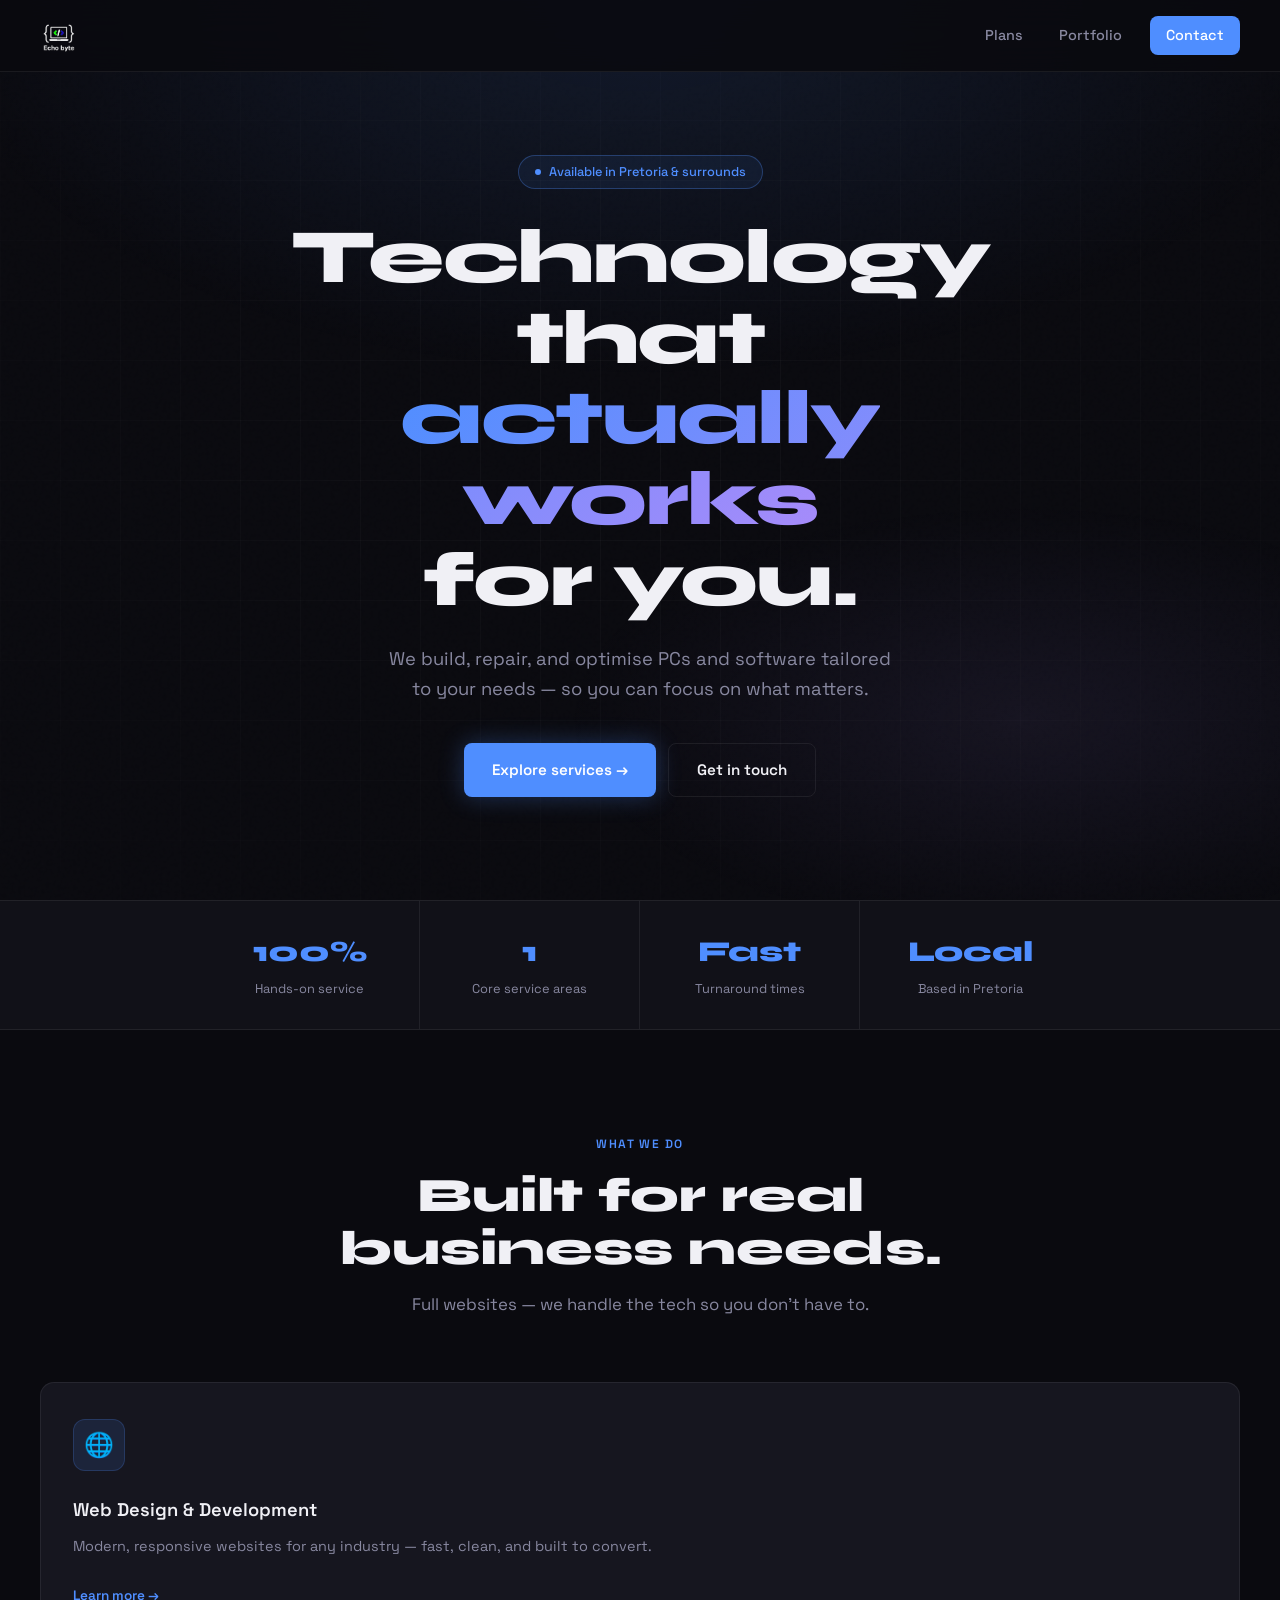
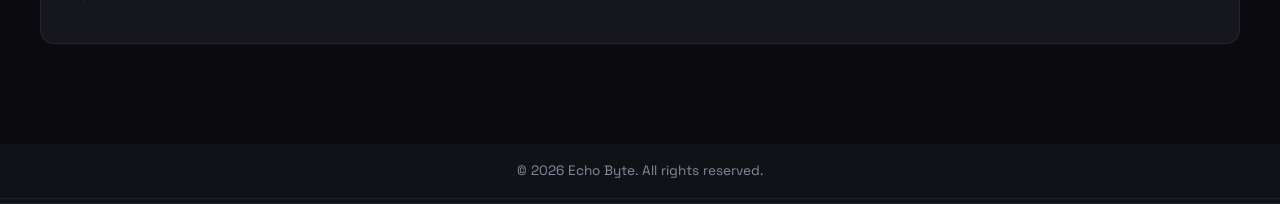
<file: index.html>
<!DOCTYPE html>
<html lang="en">
<head>
  <meta charset="UTF-8">
  <meta name="viewport" content="width=device-width, initial-scale=1.0, viewport-fit=cover">
  <title>Echo Byte — IT Solutions</title>
  <link rel="stylesheet" href="style.css">
</head>
<body>

  <header>
    <a href="/" style="display:flex;align-items:center;gap:10px;">
    <img src="Logo_transparntBG.png" alt="Echo Byte" class="logo-img">
  </a>
    <div class="menu-toggle" id="menuToggle" aria-label="Toggle menu">
      <span></span><span></span><span></span>
    </div>
    <nav id="mainNav">
      <ul>
        <li><a href="planne.html">Plans</a></li>
        <li><a href="portfolio.html" >Portfolio</a></li>
        <li><a href="kontak.html" class="nav-cta">Contact</a></li>
      </ul>
    </nav>
  </header>

  <section class="hero">
    <div class="hero-bg"></div>
    <div class="hero-content">
      <div class="hero-badge fade-in">Available in Pretoria &amp; surrounds</div>
      <h1 class="fade-in fade-in-1">
        Technology that<br><span class="grad">actually works</span><br>for you.
      </h1>
      <p class="fade-in fade-in-2">
        We build, repair, and optimise PCs and software tailored to your needs — so you can focus on what matters.
      </p>
      <div class="hero-actions fade-in fade-in-3">
        <a href="dienste.html" class="btn btn-primary">Explore services →</a>
        <a href="kontak.html" class="btn btn-ghost">Get in touch</a>
      </div>
    </div>
  </section>

  <div class="stats-bar">
    <div class="stat-item">
      <span class="stat-num">100%</span>
      <span class="stat-label">Hands-on service</span>
    </div>
    <div class="stat-item">
      <span class="stat-num">1</span>
      <span class="stat-label">Core service areas</span>
    </div>
    <div class="stat-item">
      <span class="stat-num">Fast</span>
      <span class="stat-label">Turnaround times</span>
    </div>
    <div class="stat-item">
      <span class="stat-num">Local</span>
      <span class="stat-label">Based in Pretoria</span>
    </div>
  </div>

  <section class="services">
    <div class="services-header">
      <span class="section-tag">What we do</span>
      <h2 class="section-title">Built for real<br>business needs.</h2>
      <p class="section-sub">Full websites — we handle the tech so you don't have to.</p>
    </div>
    <div class="services-grid">
      <div class="service-card fade-in fade-in-2">
        <div class="service-icon">🌐</div>
        <h2>Web Design &amp; Development</h2>
        <p>Modern, responsive websites for any industry — fast, clean, and built to convert.</p>
        <a href="services.html" class="service-link">Learn more →</a>
      </div>
    </div>
  </section>

  <footer class="footer-reveal">

  <div class="footer-preview">
    <p>© 2026 Echo Byte. All rights reserved.</p>
  </div>

  <div class="footer-large">

    <div class="footer-container">

      <div class="footer-brand">
        <img src="Logo_transparntBG.png" alt="Echo Byte" class="footer-logo">

        <p>
          Practical, effective technology solutions designed for individuals
          and businesses that value reliability and simplicity.
        </p>
      </div>

      <div class="footer-column">
        <h3>Navigation</h3>
        <ul>
          <li><a href="/index.html">Home</a></li>
          <li><a href="/about.html">About Us</a></li>
          <li><a href="/planne.html">Plans</a></li>
          <li><a href="/services.html">Services</a></li>
          <li><a href="/kontak.html">Contact</a></li>
        </ul>
      </div>

      <div class="footer-column">
        <h3>Legal</h3>
        <ul>
          <li><a href="/privacyagreement.html">Privacy Agreement</a></li>
          <li><a href="/TandCs.html">Terms & Conditions</a></li>
        </ul>
      </div>

    </div>

  </div>

</footer>
 
<script>
document.addEventListener("DOMContentLoaded", () => {
  const footer = document.querySelector(".footer-reveal");
  if (!footer) return;

  const preview = footer.querySelector(".footer-preview");
  const large = footer.querySelector(".footer-large");
  const safeArea = parseInt(getComputedStyle(document.documentElement).getPropertyValue('--sat') || '0');
const previewH = Math.max(preview ? preview.getBoundingClientRect().height : 60, 60) + safeArea;
  const largeH = large ? large.scrollHeight : 400;
  const totalH = previewH + largeH;

  footer.style.height = previewH + "px";

  let expanded = false;
  let startY = 0;

  const open = () => { expanded = true; footer.style.height = totalH + "px"; };
  const close = () => { expanded = false; footer.style.height = previewH + "px"; };

  const nearBottom = () => {
    const scrollable = document.documentElement.scrollHeight - window.innerHeight;
    if (scrollable <= 0) return true;
    return window.innerHeight + window.scrollY >= document.documentElement.scrollHeight - 10;
  };

  window.addEventListener("wheel", (e) => {
    if (!nearBottom()) return;
    if (e.deltaY > 0 && !expanded) open();
    if (e.deltaY < 0 && expanded) close();
  }, { passive: true });

  window.addEventListener("touchstart", (e) => {
    startY = e.touches[0].clientY;
  }, { passive: true });

  window.addEventListener("touchmove", (e) => {
    if (!nearBottom()) return;
    const diff = startY - e.touches[0].clientY;
    if (diff > 25 && !expanded) open();
    if (diff < -25 && expanded) close();
  }, { passive: true });
});
</script>

<script>
const toggle = document.getElementById("menuToggle");
const nav = document.getElementById("mainNav");

toggle.addEventListener("click", () => {
  nav.classList.toggle("open");
  toggle.classList.toggle("active");
});
</script>
</body>
</html>
</file>
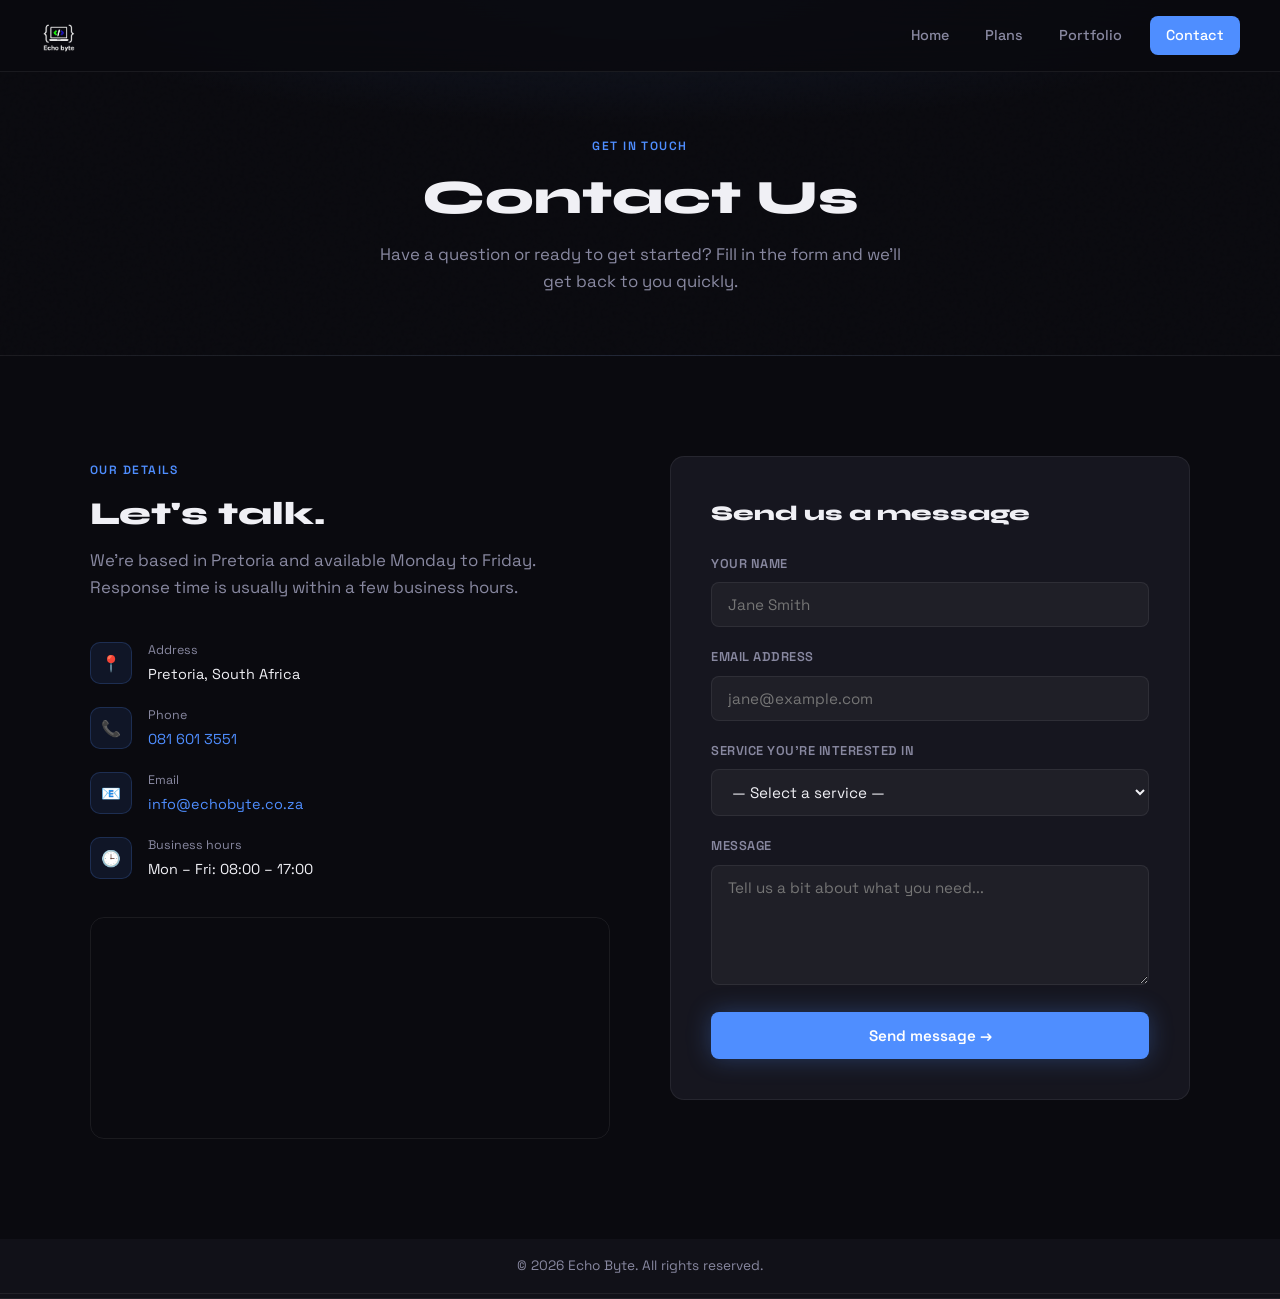
<file: kontak.html>
<!DOCTYPE html>
<html lang="en">
<head>
  <meta charset="UTF-8">
  <meta name="viewport" content="width=device-width, initial-scale=1.0, viewport-fit=cover">
  <title>Contact — Echo Byte</title>
  <link rel="stylesheet" href="style.css">
</head>
<body>

  <header>
    <a href="/" style="display:flex;align-items:center;gap:10px;">
    <img src="Logo_transparntBG.png" alt="Echo Byte" class="logo-img">
  </a>
    <div class="menu-toggle" id="menuToggle" aria-label="Toggle menu">
      <span></span><span></span><span></span>
    </div>
    <nav id="mainNav">
      <ul>
        <li><a href="index.html">Home</a></li>
        <li><a href="planne.html">Plans</a></li>
        <li><a href="portfolio.html" >Portfolio</a></li>
        <li><a href="kontak.html" class="active nav-cta">Contact</a></li>
      </ul>
    </nav>
  </header>

  <div class="page-hero">
    <span class="section-tag fade-in">Get in touch</span>
    <h1 class="section-title fade-in fade-in-1">Contact Us</h1>
    <p class="section-sub fade-in fade-in-2">Have a question or ready to get started? Fill in the form and we'll get back to you quickly.</p>
  </div>

  <section class="contact">
    <div class="contact-inner">

      <div class="fade-in">
        <div class="contact-header">
          <span class="section-tag">Our details</span>
          <h2 class="section-title" style="font-size: 2rem;">Let's talk.</h2>
          <p class="section-sub">We're based in Pretoria and available Monday to Friday. Response time is usually within a few business hours.</p>
        </div>

        <div class="contact-details">
          <div class="contact-detail">
            <div class="contact-detail-icon">📍</div>
            <div class="contact-detail-text">
              <span>Address</span>
              Pretoria, South Africa
            </div>
          </div>
          <div class="contact-detail">
            <div class="contact-detail-icon">📞</div>
            <div class="contact-detail-text">
              <span>Phone</span>
              <a href="tel:0816013551" style="color: var(--accent);">081 601 3551</a>
            </div>
          </div>
          <div class="contact-detail">
  <div class="contact-detail-icon">📧</div>

  <div class="contact-detail-text">
    <span>Email</span>
    <div style="display:flex; gap:10px; align-items:center;">
      <a href="mailto:info@echobyte.co.za?subject=Website%20Enquiry" style="color: var(--accent);">
        info@echobyte.co.za
      </a>
    </div>

  </div>
</div>
          <div class="contact-detail">
            <div class="contact-detail-icon">🕒</div>
            <div class="contact-detail-text">
              <span>Business hours</span>
              Mon – Fri: 08:00 – 17:00
            </div>
          </div>
        </div>

        <div style="margin-top: 36px; border-radius: var(--radius); overflow: hidden; border: 1px solid var(--border);">
          <iframe
            src="https://www.google.com/maps/embed?pb=!1m14!1m8!1m3!1d8551.96015011397!2d28.25247287175837!3d-25.682685198968844!3m2!1i1024!2i768!4f13.1!3m3!1m2!1s0x1ebfdfd0df879b63%3A0x74f209279f297a8c!2sComputer%20Mania%20Kolonnade%20Shopping%20Centre!5e0!3m2!1sen!2sza!4v1775481561170!5m2!1sen!2sza"
            width="100%" height="220"
            style="border:0; display:block; filter: grayscale(0.3);"
            allowfullscreen loading="lazy"
            referrerpolicy="no-referrer-when-downgrade">
          </iframe>
        </div>
      </div>

      <div class="contact-form fade-in fade-in-2">
        <h3 style="font-family:'Syne',sans-serif; font-size:1.3rem; font-weight:800; margin-bottom:24px;">Send us a message</h3>

        <div class="form-group">
          <label for="name">Your name</label>
          <input type="text" id="name" name="name" placeholder="Jane Smith" required>
        </div>

        <div class="form-group">
          <label for="email">Email address</label>
          <input type="email" id="email" name="email" placeholder="jane@example.com" required>
        </div>

        <div class="form-group">
          <label for="service">Service you're interested in</label>
          <select id="service" name="service">
            <option value="">— Select a service —</option>
            <option>PC Build &amp; Upgrade</option>
            <option>Software Development</option>
            <option>Web Design &amp; Development</option>
            <option>IT Support &amp; Maintenance</option>
            <option>Something else</option>
          </select>
        </div>

        <div class="form-group">
          <label for="message">Message</label>
          <textarea id="message" name="message" placeholder="Tell us a bit about what you need..." required></textarea>
        </div>

        <button type="button" class="btn btn-primary" style="width:100%; justify-content:center;" onclick="handleSubmit(this)">
          Send message →
        </button>

        <p id="form-feedback" style="margin-top:14px; font-size:0.85rem; color:var(--muted); text-align:center; display:none;"></p>
      </div>

    </div>
  </section>

 <footer class="footer-reveal">

  <div class="footer-preview">
    <p>© 2026 Echo Byte. All rights reserved.</p>
  </div>

  <div class="footer-large">

    <div class="footer-container">

      <div class="footer-brand">
        <img src="Logo_transparntBG.png" alt="Echo Byte" class="footer-logo">

        <p>
          Practical, effective technology solutions designed for individuals
          and businesses that value reliability and simplicity.
        </p>
      </div>

      <div class="footer-column">
        <h3>Navigation</h3>
        <ul>
          <li><a href="/index.html">Home</a></li>
          <li><a href="/about.html">About Us</a></li>
          <li><a href="/planne.html">Plans</a></li>
          <li><a href="/services.html">Services</a></li>
          <li><a href="/kontak.html">Contact</a></li>
        </ul>
      </div>

      <div class="footer-column">
        <h3>Legal</h3>
        <ul>
          <li><a href="/privacyagreement.html">Privacy Agreement</a></li>
          <li><a href="/TandCs.html">Terms & Conditions</a></li>
        </ul>
      </div>

    </div>

  </div>

</footer>
 
<script>
document.addEventListener("DOMContentLoaded", () => {
  const footer = document.querySelector(".footer-reveal");
  if (!footer) return;

  const preview = footer.querySelector(".footer-preview");
  const large = footer.querySelector(".footer-large");
  const safeArea = parseInt(getComputedStyle(document.documentElement).getPropertyValue('--sat') || '0');
const previewH = Math.max(preview ? preview.getBoundingClientRect().height : 60, 60) + safeArea;
  const largeH = large ? large.scrollHeight : 400;
  const totalH = previewH + largeH;

  footer.style.height = previewH + "px";

  let expanded = false;
  let startY = 0;

  const open = () => { expanded = true; footer.style.height = totalH + "px"; };
  const close = () => { expanded = false; footer.style.height = previewH + "px"; };

  const nearBottom = () => {
    const scrollable = document.documentElement.scrollHeight - window.innerHeight;
    if (scrollable <= 0) return true;
    return window.innerHeight + window.scrollY >= document.documentElement.scrollHeight - 10;
  };

  window.addEventListener("wheel", (e) => {
    if (!nearBottom()) return;
    if (e.deltaY > 0 && !expanded) open();
    if (e.deltaY < 0 && expanded) close();
  }, { passive: true });

  window.addEventListener("touchstart", (e) => {
    startY = e.touches[0].clientY;
  }, { passive: true });

  window.addEventListener("touchmove", (e) => {
    if (!nearBottom()) return;
    const diff = startY - e.touches[0].clientY;
    if (diff > 25 && !expanded) open();
    if (diff < -25 && expanded) close();
  }, { passive: true });
});
</script>

<script>
const toggle = document.getElementById("menuToggle");
const nav = document.getElementById("mainNav");

toggle.addEventListener("click", () => {
  nav.classList.toggle("open");
  toggle.classList.toggle("active");
});
</script>
</body>
</html>
</file>
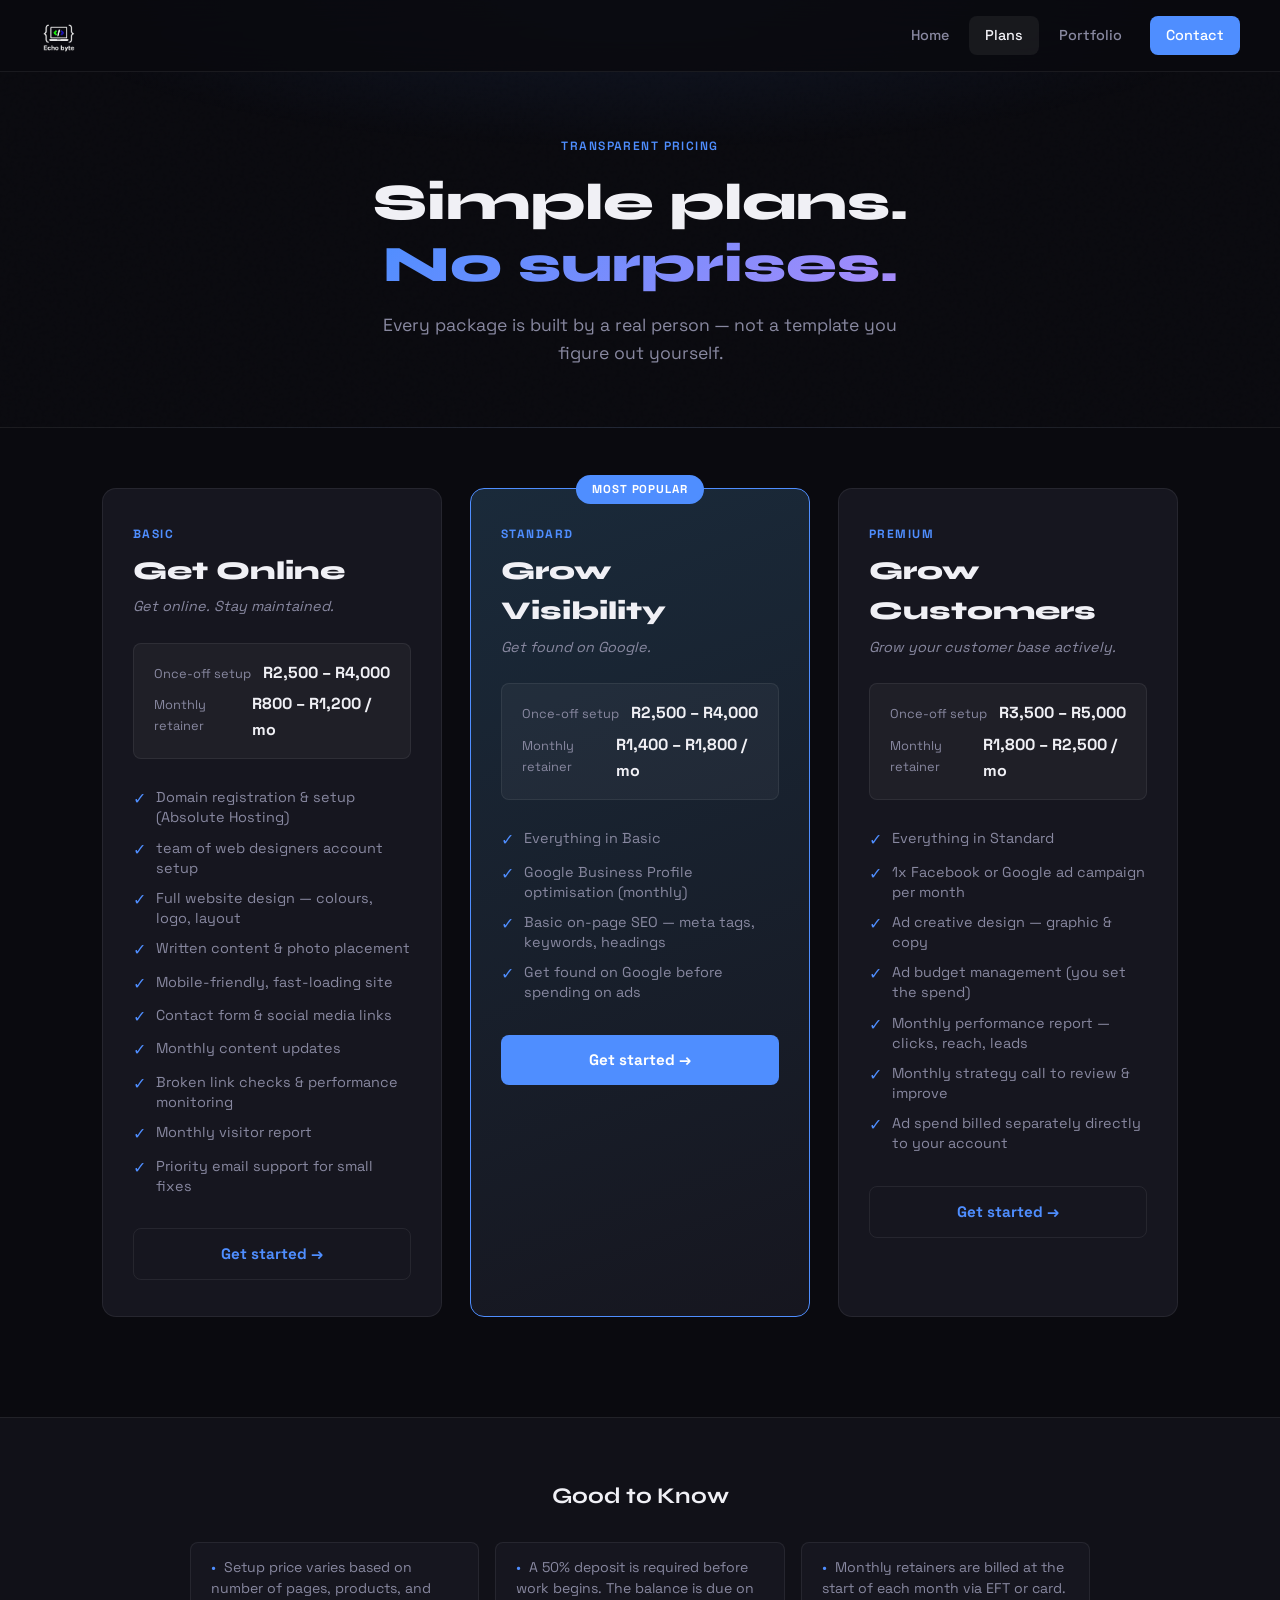
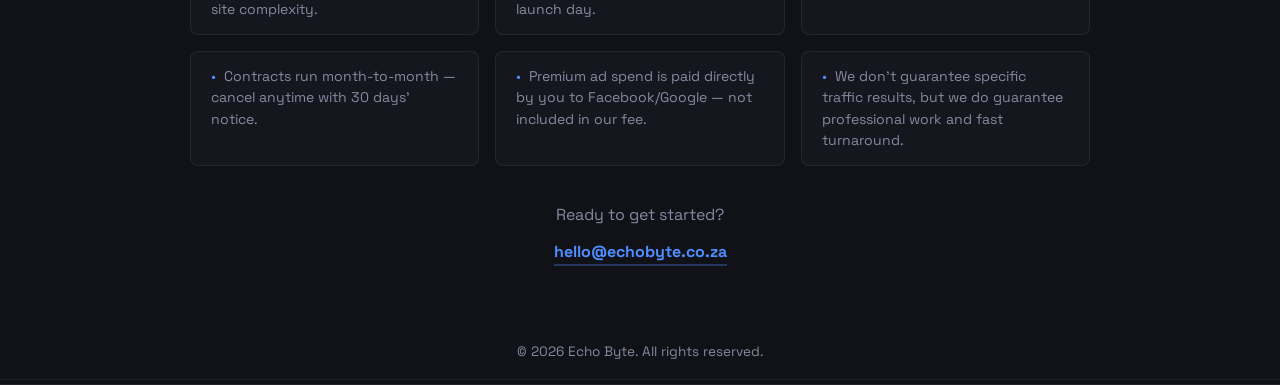
<file: planne.html>
<!DOCTYPE html>
<html lang="en">
<head>
  <meta charset="UTF-8">
  <meta name="viewport" content="width=device-width, initial-scale=1.0, viewport-fit=cover">
  <title>Plans & Pricing — Echo Byte</title>
  <link rel="stylesheet" href="style.css">
</head>
<body>

  <header>
    <a href="/" style="display:flex;align-items:center;gap:10px;">
    <img src="Logo_transparntBG.png" alt="Echo Byte" class="logo-img">
  </a>
    <div class="menu-toggle" id="menuToggle" aria-label="Toggle menu">
      <span></span><span></span><span></span>
    </div>
    <nav id="mainNav">
      <ul>
        <li><a href="index.html">Home</a></li>
        <li><a href="planne.html" class="active">Plans</a></li>
        <li><a href="portfolio.html" >Portfolio</a></li>
        <li><a href="kontak.html" class="nav-cta">Contact</a></li>
      </ul>
    </nav>
  </header>

  <section class="plans-hero">
    <span class="section-tag fade-in">Transparent pricing</span>
    <h1 class="fade-in fade-in-1">Simple plans.<br><span class="grad">No surprises.</span></h1>
    <p class="fade-in fade-in-2">Every package is built by a real person — not a template you figure out yourself.</p>
  </section>

  <section class="pricing-section">
    <div class="pricing-grid">

      <!-- BASIC -->
      <div class="plan-card fade-in">
        <div class="plan-tier">Basic</div>
        <div class="plan-name">Get Online</div>
        <div class="plan-tagline">Get online. Stay maintained.</div>
        <div class="plan-price-block">
          <div class="plan-price-row">
            <span class="price-label">Once-off setup</span>
            <span class="price-value">R2,500 – R4,000</span>
          </div>
          <div class="plan-price-row">
            <span class="price-label">Monthly retainer</span>
            <span class="price-value">R800 – R1,200 / mo</span>
          </div>
        </div>
        <ul class="plan-features">
          <li><span class="check">✓</span> Domain registration &amp; setup (Absolute Hosting)</li>
          <li><span class="check">✓</span> team of web designers account setup</li>
          <li><span class="check">✓</span> Full website design — colours, logo, layout</li>
          <li><span class="check">✓</span> Written content &amp; photo placement</li>
          <li><span class="check">✓</span> Mobile-friendly, fast-loading site</li>
          <li><span class="check">✓</span> Contact form &amp; social media links</li>
          <li><span class="check">✓</span> Monthly content updates</li>
          <li><span class="check">✓</span> Broken link checks &amp; performance monitoring</li>
          <li><span class="check">✓</span> Monthly visitor report</li>
          <li><span class="check">✓</span> Priority email support for small fixes</li>
        </ul>
        <a href="kontak.html" class="plan-cta">Get started →</a>
      </div>

      <!-- STANDARD -->
      <div class="plan-card featured fade-in fade-in-1">
        <div class="plan-badge">Most Popular</div>
        <div class="plan-tier">Standard</div>
        <div class="plan-name">Grow Visibility</div>
        <div class="plan-tagline">Get found on Google.</div>
        <div class="plan-price-block">
          <div class="plan-price-row">
            <span class="price-label">Once-off setup</span>
            <span class="price-value">R2,500 – R4,000</span>
          </div>
          <div class="plan-price-row">
            <span class="price-label">Monthly retainer</span>
            <span class="price-value">R1,400 – R1,800 / mo</span>
          </div>
        </div>
        <ul class="plan-features">
          <li><span class="check">✓</span> Everything in Basic</li>
          <li><span class="check">✓</span> Google Business Profile optimisation (monthly)</li>
          <li><span class="check">✓</span> Basic on-page SEO — meta tags, keywords, headings</li>
          <li><span class="check">✓</span> Get found on Google before spending on ads</li>
        </ul>
        <a href="kontak.html" class="plan-cta">Get started →</a>
      </div>

      <!-- PREMIUM -->
      <div class="plan-card fade-in fade-in-2">
        <div class="plan-tier">Premium</div>
        <div class="plan-name">Grow Customers</div>
        <div class="plan-tagline">Grow your customer base actively.</div>
        <div class="plan-price-block">
          <div class="plan-price-row">
            <span class="price-label">Once-off setup</span>
            <span class="price-value">R3,500 – R5,000</span>
          </div>
          <div class="plan-price-row">
            <span class="price-label">Monthly retainer</span>
            <span class="price-value">R1,800 – R2,500 / mo</span>
          </div>
        </div>
        <ul class="plan-features">
          <li><span class="check">✓</span> Everything in Standard</li>
          <li><span class="check">✓</span> 1x Facebook or Google ad campaign per month</li>
          <li><span class="check">✓</span> Ad creative design — graphic &amp; copy</li>
          <li><span class="check">✓</span> Ad budget management (you set the spend)</li>
          <li><span class="check">✓</span> Monthly performance report — clicks, reach, leads</li>
          <li><span class="check">✓</span> Monthly strategy call to review &amp; improve</li>
          <li><span class="check">✓</span> Ad spend billed separately directly to your account</li>
        </ul>
        <a href="kontak.html" class="plan-cta">Get started →</a>
      </div>

    </div>
  </section>

  <section class="good-to-know">
    <h2>Good to Know</h2>
    <div class="notes-grid">
      <div class="note-item">Setup price varies based on number of pages, products, and site complexity.</div>
      <div class="note-item">A 50% deposit is required before work begins. The balance is due on launch day.</div>
      <div class="note-item">Monthly retainers are billed at the start of each month via EFT or card.</div>
      <div class="note-item">Contracts run month-to-month — cancel anytime with 30 days' notice.</div>
      <div class="note-item">Premium ad spend is paid directly by you to Facebook/Google — not included in our fee.</div>
      <div class="note-item">We don't guarantee specific traffic results, but we do guarantee professional work and fast turnaround.</div>
    </div>
    <p style="color: var(--muted); margin-bottom: 12px;">Ready to get started?</p>
    <a href="mailto:hello@echobyte.co.za" class="cta-email">hello@echobyte.co.za</a>
  </section>

 <footer class="footer-reveal">

  <div class="footer-preview">
    <p>© 2026 Echo Byte. All rights reserved.</p>
  </div>

  <div class="footer-large">

    <div class="footer-container">

      <div class="footer-brand">
        <img src="Logo_transparntBG.png" alt="Echo Byte" class="footer-logo">

        <p>
          Practical, effective technology solutions designed for individuals
          and businesses that value reliability and simplicity.
        </p>
      </div>

      <div class="footer-column">
        <h3>Navigation</h3>
        <ul>
          <li><a href="/index.html">Home</a></li>
          <li><a href="/about.html">About Us</a></li>
          <li><a href="/planne.html">Plans</a></li>
          <li><a href="/services.html">Services</a></li>
          <li><a href="/kontak.html">Contact</a></li>
        </ul>
      </div>

      <div class="footer-column">
        <h3>Legal</h3>
        <ul>
          <li><a href="/privacyagreement.html">Privacy Agreement</a></li>
          <li><a href="/TandCs.html">Terms & Conditions</a></li>
        </ul>
      </div>

    </div>

  </div>

</footer>
 
<script>
document.addEventListener("DOMContentLoaded", () => {
  const footer = document.querySelector(".footer-reveal");
  if (!footer) return;

  const preview = footer.querySelector(".footer-preview");
  const large = footer.querySelector(".footer-large");
  const safeArea = parseInt(getComputedStyle(document.documentElement).getPropertyValue('--sat') || '0');
const previewH = Math.max(preview ? preview.getBoundingClientRect().height : 60, 60) + safeArea;
  const largeH = large ? large.scrollHeight : 400;
  const totalH = previewH + largeH;

  footer.style.height = previewH + "px";

  let expanded = false;
  let startY = 0;

  const open = () => { expanded = true; footer.style.height = totalH + "px"; };
  const close = () => { expanded = false; footer.style.height = previewH + "px"; };

  const nearBottom = () => {
    const scrollable = document.documentElement.scrollHeight - window.innerHeight;
    if (scrollable <= 0) return true;
    return window.innerHeight + window.scrollY >= document.documentElement.scrollHeight - 10;
  };

  window.addEventListener("wheel", (e) => {
    if (!nearBottom()) return;
    if (e.deltaY > 0 && !expanded) open();
    if (e.deltaY < 0 && expanded) close();
  }, { passive: true });

  window.addEventListener("touchstart", (e) => {
    startY = e.touches[0].clientY;
  }, { passive: true });

  window.addEventListener("touchmove", (e) => {
    if (!nearBottom()) return;
    const diff = startY - e.touches[0].clientY;
    if (diff > 25 && !expanded) open();
    if (diff < -25 && expanded) close();
  }, { passive: true });
});
</script>

<script>
const toggle = document.getElementById("menuToggle");
const nav = document.getElementById("mainNav");

toggle.addEventListener("click", () => {
  nav.classList.toggle("open");
  toggle.classList.toggle("active");
});
</script>
</body>
</html>
</file>
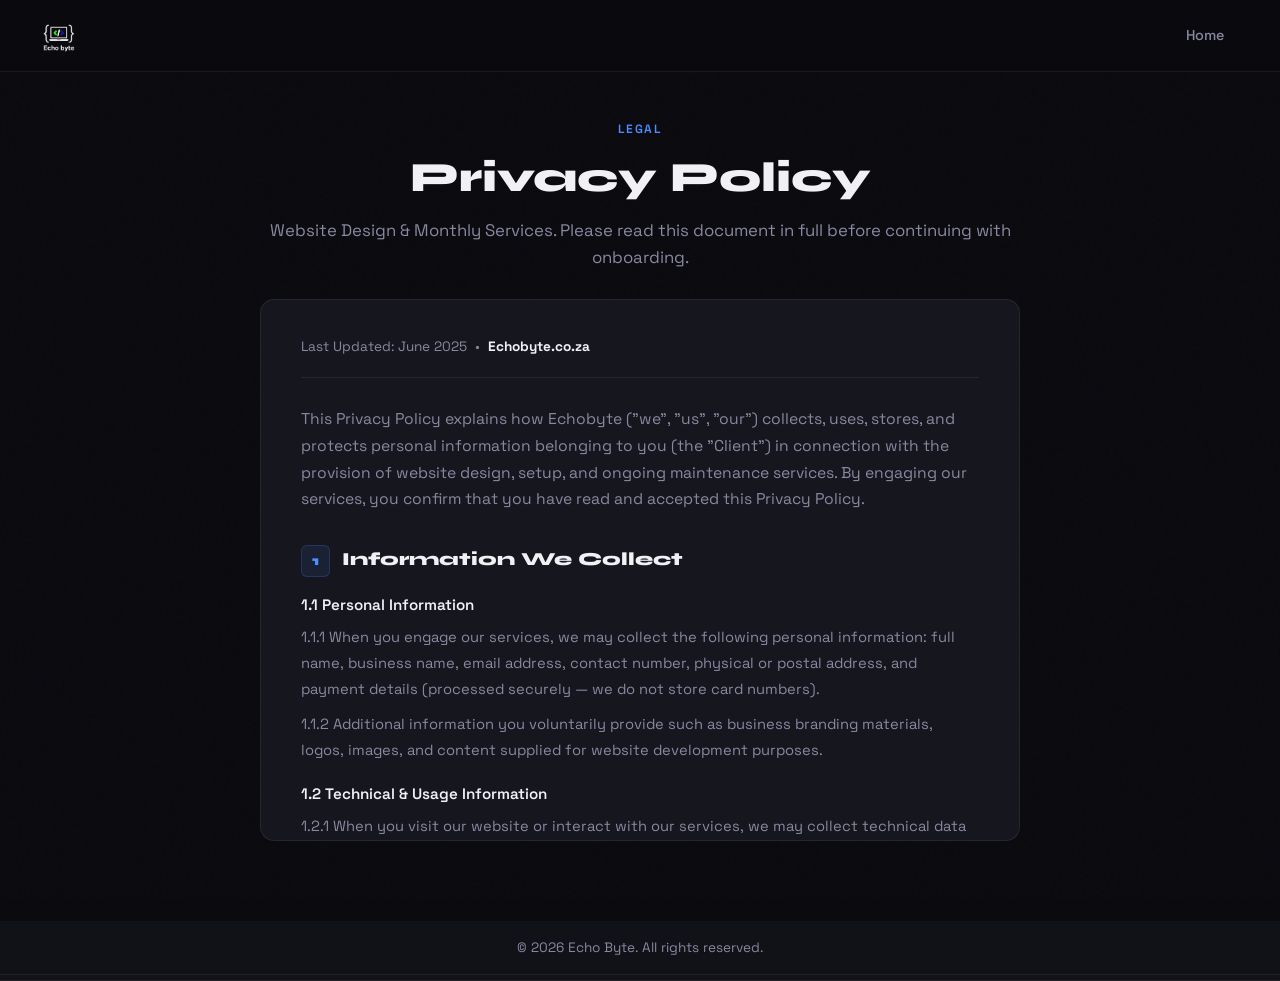
<file: privacyagreement.html>
<!DOCTYPE html>
<html lang="en">
<head>
<meta charset="UTF-8">
<meta name="viewport" content="width=device-width, initial-scale=1.0, viewport-fit=cover">
<title>Privacy Policy — Echobyte</title>
<link rel="stylesheet" href="style.css">
</head>
<body>

<header>
 <a href="/" style="display:flex;align-items:center;gap:10px;">
    <img src="Logo_transparntBG.png" alt="Echo Byte" class="logo-img">
  </a>
  <nav>
    <ul>
      <li><a href="/">Home</a></li>
    </ul>
  </nav>
</header>

<main class="legal-page">
  <div class="legal-wrap">

    <div class="legal-header fade-in">
      <span class="section-tag">Legal</span>
      <h1 class="section-title">Privacy Policy</h1>
      <p class="section-sub">Website Design &amp; Monthly Services. Please read this document in full before continuing with onboarding.</p>
    </div>

    <div class="legal-card fade-in fade-in-1">
      <div class="legal-scroll" id="legalScroll">

        <div class="legal-meta">
          Last Updated: June 2025 &nbsp;•&nbsp; <strong>Echobyte.co.za</strong>
        </div>

        <p class="legal-intro">
          This Privacy Policy explains how Echobyte ("we", "us", "our") collects, uses, stores, and protects personal information belonging to you (the "Client") in connection with the provision of website design, setup, and ongoing maintenance services. By engaging our services, you confirm that you have read and accepted this Privacy Policy.
        </p>

        <!-- 1. Information We Collect -->
        <div class="legal-section">
          <div class="legal-section-head">
            <span class="legal-num">1</span>
            <h2>Information We Collect</h2>
          </div>

          <div class="legal-sub">
            <h3>1.1 Personal Information</h3>
            <p>1.1.1 When you engage our services, we may collect the following personal information: full name, business name, email address, contact number, physical or postal address, and payment details (processed securely — we do not store card numbers).</p>
            <p>1.1.2 Additional information you voluntarily provide such as business branding materials, logos, images, and content supplied for website development purposes.</p>
          </div>

          <div class="legal-sub">
            <h3>1.2 Technical &amp; Usage Information</h3>
            <p>1.2.1 When you visit our website or interact with our services, we may collect technical data including IP address, browser type, device type, and pages visited.</p>
            <p>1.2.2 This information is collected automatically via cookies or similar tracking technologies and is used solely to improve our service delivery.</p>
          </div>

          <div class="legal-sub">
            <h3>1.3 Third-Party Platform Data</h3>
            <p>1.3.1 Where we manage services such as Google Ads (Premium Tier) on your behalf, we may access performance data and account information within those platforms as necessary to deliver the agreed service.</p>
            <p>1.3.2 We do not collect or retain third-party platform credentials beyond what is operationally required.</p>
          </div>
        </div>

        <!-- 2. How We Use Your Information -->
        <div class="legal-section">
          <div class="legal-section-head">
            <span class="legal-num">2</span>
            <h2>How We Use Your Information</h2>
          </div>

          <div class="legal-sub">
            <h3>2.1 Service Delivery</h3>
            <p>2.1.1 Your personal information is primarily used to deliver the services outlined in our Terms &amp; Conditions — including website design, setup, and ongoing maintenance.</p>
            <p>2.1.2 We use your contact details to communicate project updates, invoices, revision requests, and monthly maintenance reports.</p>
            <p>2.1.3 Payment information is used solely for billing purposes and is processed via secure third-party payment gateways (EFT or Stripe).</p>
          </div>

          <div class="legal-sub">
            <h3>2.2 Account &amp; Platform Management</h3>
            <p>2.2.1 Where applicable, we use your information to register domain names (via Absolute Hosting) and platform accounts (via team of web designers hosting providers) in your name.</p>
            <p>2.2.2 For Premium Tier clients, we use account access credentials to manage and optimise Google Ads campaigns on your behalf.</p>
          </div>

          <div class="legal-sub">
            <h3>2.3 Legal &amp; Administrative Purposes</h3>
            <p>2.3.1 We may use your information to comply with applicable South African laws and regulations, including the Protection of Personal Information Act, 2013 (POPIA).</p>
            <p>2.3.2 In the event of non-payment or breach of our Terms &amp; Conditions, we may use your personal information to pursue legal remedies or debt collection.</p>
          </div>

          <div class="legal-callout">
            <strong>Note:</strong> We do not sell, rent, or trade your personal information to any third parties for marketing purposes.
          </div>
        </div>

        <!-- 3. Legal Basis for Processing -->
        <div class="legal-section">
          <div class="legal-section-head">
            <span class="legal-num">3</span>
            <h2>Legal Basis for Processing (POPIA Compliance)</h2>
          </div>

          <div class="legal-sub">
            <h3>3.1 Grounds for Processing</h3>
            <p>3.1.1 We process your personal information on the following lawful grounds as defined by the Protection of Personal Information Act, 2013 (POPIA):</p>
            <p>3.1.2 Contractual necessity — processing is required to fulfil our obligations under the service agreement with you.</p>
            <p>3.1.3 Legitimate interest — we may process certain data to protect our business interests, provided this does not override your rights.</p>
            <p>3.1.4 Legal obligation — we may be required to process your data to comply with applicable South African law.</p>
            <p>3.1.5 Consent — where we request consent for any specific processing activity, you retain the right to withdraw that consent at any time.</p>
          </div>
        </div>

        <!-- 4. Data Sharing & Third Parties -->
        <div class="legal-section">
          <div class="legal-section-head">
            <span class="legal-num">4</span>
            <h2>Data Sharing &amp; Third Parties</h2>
          </div>

          <div class="legal-sub">
            <h3>4.1 Service Providers</h3>
            <p>4.1.1 We may share limited personal information with trusted third-party service providers strictly for the purpose of delivering our services. These include:</p>
            <ul>
              <li>Absolute Hosting — for domain registration</li>
              <li>team of web designers hosting providers — for website hosting</li>
              <li>Stripe — for payment processing</li>
              <li>Google — for Ads management (Premium Tier clients)</li>
            </ul>
            <p>4.1.2 These third parties operate under their own privacy policies and are governed by their respective terms. Echobyte is not responsible for the data practices of these platforms.</p>
          </div>

          <div class="legal-sub">
            <h3>4.2 Legal Disclosure</h3>
            <p>4.2.1 We may disclose your personal information where required to do so by law, court order, or at the request of a lawful authority.</p>
            <p>4.2.2 We will notify you of any such disclosure where it is legally permissible to do so.</p>
          </div>

          <div class="legal-sub">
            <h3>4.3 Data Location</h3>
            <p>4.3.1 Data may be stored on servers located outside South Africa depending on the service providers used.</p>
          </div>
        </div>

        <!-- 5. Data Storage & Security -->
        <div class="legal-section">
          <div class="legal-section-head">
            <span class="legal-num">5</span>
            <h2>Data Storage &amp; Security</h2>
          </div>

          <div class="legal-sub">
            <h3>5.1 How We Store Your Data</h3>
            <p>5.1.1 Client information is stored digitally in secure internal systems. Physical documentation (such as signed agreements) may be retained in secure offline storage.</p>
            <p>5.1.2 We retain client data for the duration of the service agreement and may retain it for a reasonable period (up to 12 months) for legal, accounting, or dispute resolution purposes after termination, after which data may be permanently deleted in accordance with our Terms &amp; Conditions.</p>
          </div>

          <div class="legal-sub">
            <h3>5.2 Security Measures</h3>
            <p>5.2.1 We take reasonable technical and organisational steps to protect your personal information against unauthorised access, loss, misuse, or disclosure.</p>
            <p>5.2.2 Website security for sites hosted on team of web designers hosting is governed by those platforms' own infrastructure and security policies — as outlined in our Terms &amp; Conditions (Section 4).</p>
            <p>5.2.3 You are responsible for maintaining the security of your own account credentials. Echobyte shall not be liable for any loss, breach, or misuse of data occurring on third-party platforms.</p>
          </div>

          <div class="legal-callout">
            <strong>Important:</strong> No method of electronic transmission or storage is 100% secure. While we strive to protect your data, we cannot guarantee absolute security.
          </div>
        </div>

        <!-- 6. Your Rights Under POPIA -->
        <div class="legal-section">
          <div class="legal-section-head">
            <span class="legal-num">6</span>
            <h2>Your Rights Under POPIA</h2>
          </div>

          <div class="legal-sub">
            <h3>6.1 Access &amp; Correction</h3>
            <p>6.1.1 You have the right to request access to the personal information we hold about you at any time. Requests may be submitted via email to our designated contact address.</p>
            <p>6.1.2 If any information we hold is inaccurate or outdated, you have the right to request that it be corrected.</p>
          </div>

          <div class="legal-sub">
            <h3>6.2 Deletion &amp; Restriction</h3>
            <p>6.2.1 You may request the deletion of your personal information, subject to any legal or contractual obligations that require us to retain it (such as outstanding invoices or active agreements).</p>
            <p>6.2.2 You may request that we restrict processing of your data in certain circumstances, for example where you contest the accuracy of the data.</p>
          </div>

          <div class="legal-sub">
            <h3>6.3 Objection &amp; Withdrawal of Consent</h3>
            <p>6.3.1 Where processing is based on your consent, you may withdraw that consent at any time without affecting the lawfulness of processing prior to withdrawal.</p>
            <p>6.3.2 You may object to processing carried out on the basis of legitimate interest, and we will assess whether our grounds override your rights.</p>
          </div>

          <div class="legal-sub">
            <h3>6.4 Lodging a Complaint</h3>
            <p>6.4.1 If you believe we have violated your privacy rights, you may lodge a complaint with the Information Regulator of South Africa:</p>
            <p>Website: www.inforegulator.org.za<br>Email: inforeg@justice.gov.za</p>
          </div>
        </div>

        <!-- 7. Cookies & Tracking Technologies -->
        <div class="legal-section">
          <div class="legal-section-head">
            <span class="legal-num">7</span>
            <h2>Cookies &amp; Tracking Technologies</h2>
          </div>

          <div class="legal-sub">
            <h3>7.1 Use of Cookies</h3>
            <p>7.1.1 Our website may use cookies and similar technologies to enhance user experience, analyse site traffic, and support service functionality.</p>
            <p>7.1.2 By using our website, you consent to the use of cookies unless disabled via your browser settings; however, this may affect the functionality of certain features on our website.</p>
          </div>

          <div class="legal-sub">
            <h3>7.2 Client Websites</h3>
            <p>7.2.1 Websites we build for clients on platforms such as team of web designers may include cookies or analytics tools (such as Google Analytics) as part of the platform's standard functionality. Clients are responsible for ensuring their own websites are compliant with applicable cookie consent requirements.</p>
          </div>
        </div>

        <!-- 8. Children's Privacy -->
        <div class="legal-section">
          <div class="legal-section-head">
            <span class="legal-num">8</span>
            <h2>Children's Privacy</h2>
          </div>
          <div class="legal-sub">
            <p>8.1 Our services are intended for businesses and adults (18 years and older). We do not knowingly collect personal information from individuals under the age of 18. If you believe we have inadvertently collected such information, please contact us immediately so that we may delete it.</p>
          </div>
        </div>

        <!-- 9. Changes to this Privacy Policy -->
        <div class="legal-section">
          <div class="legal-section-head">
            <span class="legal-num">9</span>
            <h2>Changes to this Privacy Policy</h2>
          </div>
          <div class="legal-sub">
            <p>9.1 We reserve the right to update this Privacy Policy from time to time to reflect changes in our practices or legal requirements.</p>
            <p>9.2 Clients will be notified of material changes with a minimum of 14 days' notice, consistent with our Terms &amp; Conditions (Section 6.2).</p>
            <p>9.3 Continued use of our services following notification of changes constitutes acceptance of the updated policy.</p>
          </div>
        </div>

        <!-- 10. Contact & Governing Law -->
        <div class="legal-section">
          <div class="legal-section-head">
            <span class="legal-num">10</span>
            <h2>Contact &amp; Governing Law</h2>
          </div>

          <div class="legal-sub">
            <h3>10.1 Contact Us</h3>
            <p>10.1.1 For any questions, concerns, or requests related to this Privacy Policy, please contact us at:</p>
            <p>Echobyte | echobyte.co.za</p>
          </div>

          <div class="legal-sub">
            <h3>10.2 Governing Law</h3>
            <p>10.2.1 This Privacy Policy is governed by the laws of the Republic of South Africa, including but not limited to the Protection of Personal Information Act, 2013 (POPIA) and the Electronic Communications and Transactions Act, 2002 (ECTA).</p>
          </div>
        </div>

        <!-- 11. Data Breach Notification -->
        <div class="legal-section">
          <div class="legal-section-head">
            <span class="legal-num">11</span>
            <h2>Data Breach Notification</h2>
          </div>

          <div class="legal-sub">
            <h3>11.1 Notification</h3>
            <p>In the event of a data breach, Echobyte will take reasonable steps to investigate and contain the issue.</p>
            <p>Where required by law, affected Clients will be notified within a reasonable timeframe.</p>
            <p>Echobyte will cooperate with relevant authorities where necessary.</p>
          </div>
        </div>

        <hr class="legal-divider">
       </div>
    </div>
  </div>
</main>

<footer class="footer-reveal">

  <div class="footer-preview">
    <p>© 2026 Echo Byte. All rights reserved.</p>
  </div>

  <div class="footer-large">

    <div class="footer-container">

      <div class="footer-brand">
        <img src="Logo_transparntBG.png" alt="Echo Byte" class="footer-logo">

        <p>
          Practical, effective technology solutions designed for individuals
          and businesses that value reliability and simplicity.
        </p>
      </div>

      <div class="footer-column">
        <h3>Navigation</h3>
        <ul>
          <li><a href="/index.html">Home</a></li>
          <li><a href="/about.html">About Us</a></li>
          <li><a href="/planne.html">Plans</a></li>
          <li><a href="/services.html">Services</a></li>
          <li><a href="/kontak.html">Contact</a></li>
        </ul>
      </div>

      <div class="footer-column">
        <h3>Legal</h3>
        <ul>
          <li><a href="/privacyagreement.html">Privacy Agreement</a></li>
          <li><a href="/TandCs.html">Terms & Conditions</a></li>
        </ul>
      </div>

    </div>

  </div>

</footer>
 
<script>
document.addEventListener("DOMContentLoaded", () => {
  const footer = document.querySelector(".footer-reveal");
  if (!footer) return;

  const preview = footer.querySelector(".footer-preview");
  const large = footer.querySelector(".footer-large");
  const safeArea = parseInt(getComputedStyle(document.documentElement).getPropertyValue('--sat') || '0');
const previewH = Math.max(preview ? preview.getBoundingClientRect().height : 60, 60) + safeArea;
  const largeH = large ? large.scrollHeight : 400;
  const totalH = previewH + largeH;

  footer.style.height = previewH + "px";

  let expanded = false;
  let startY = 0;

  const open = () => { expanded = true; footer.style.height = totalH + "px"; };
  const close = () => { expanded = false; footer.style.height = previewH + "px"; };

  const nearBottom = () => {
    const scrollable = document.documentElement.scrollHeight - window.innerHeight;
    if (scrollable <= 0) return true;
    return window.innerHeight + window.scrollY >= document.documentElement.scrollHeight - 10;
  };

  window.addEventListener("wheel", (e) => {
    if (!nearBottom()) return;
    if (e.deltaY > 0 && !expanded) open();
    if (e.deltaY < 0 && expanded) close();
  }, { passive: true });

  window.addEventListener("touchstart", (e) => {
    startY = e.touches[0].clientY;
  }, { passive: true });

  window.addEventListener("touchmove", (e) => {
    if (!nearBottom()) return;
    const diff = startY - e.touches[0].clientY;
    if (diff > 25 && !expanded) open();
    if (diff < -25 && expanded) close();
  }, { passive: true });
});
</script>

<script>
const toggle = document.getElementById("menuToggle");
const nav = document.getElementById("mainNav");

toggle.addEventListener("click", () => {
  nav.classList.toggle("open");
  toggle.classList.toggle("active");
});
</script>
</body>
</html>

<!--  ____            _     _       ____                   _         -->
<!-- |  _ \  __ _  __| | __| |_   _|___ \ _ __   __ _  ___| | _____  -->
<!-- | | | |/ _` |/ _` |/ _` | | | | __) | '_ \ / _` |/ __| |/ / __| -->
<!-- | |_| | (_| | (_| | (_| | |_| |/ __/| |_) | (_| | (__|   <\__ \ -->
<!-- |____/ \__,_|\__,_|\__,_|\__, |_____| .__/ \__,_|\___|_|\_\___/ -->
<!--                          |___/      |_|                         -->
</file>
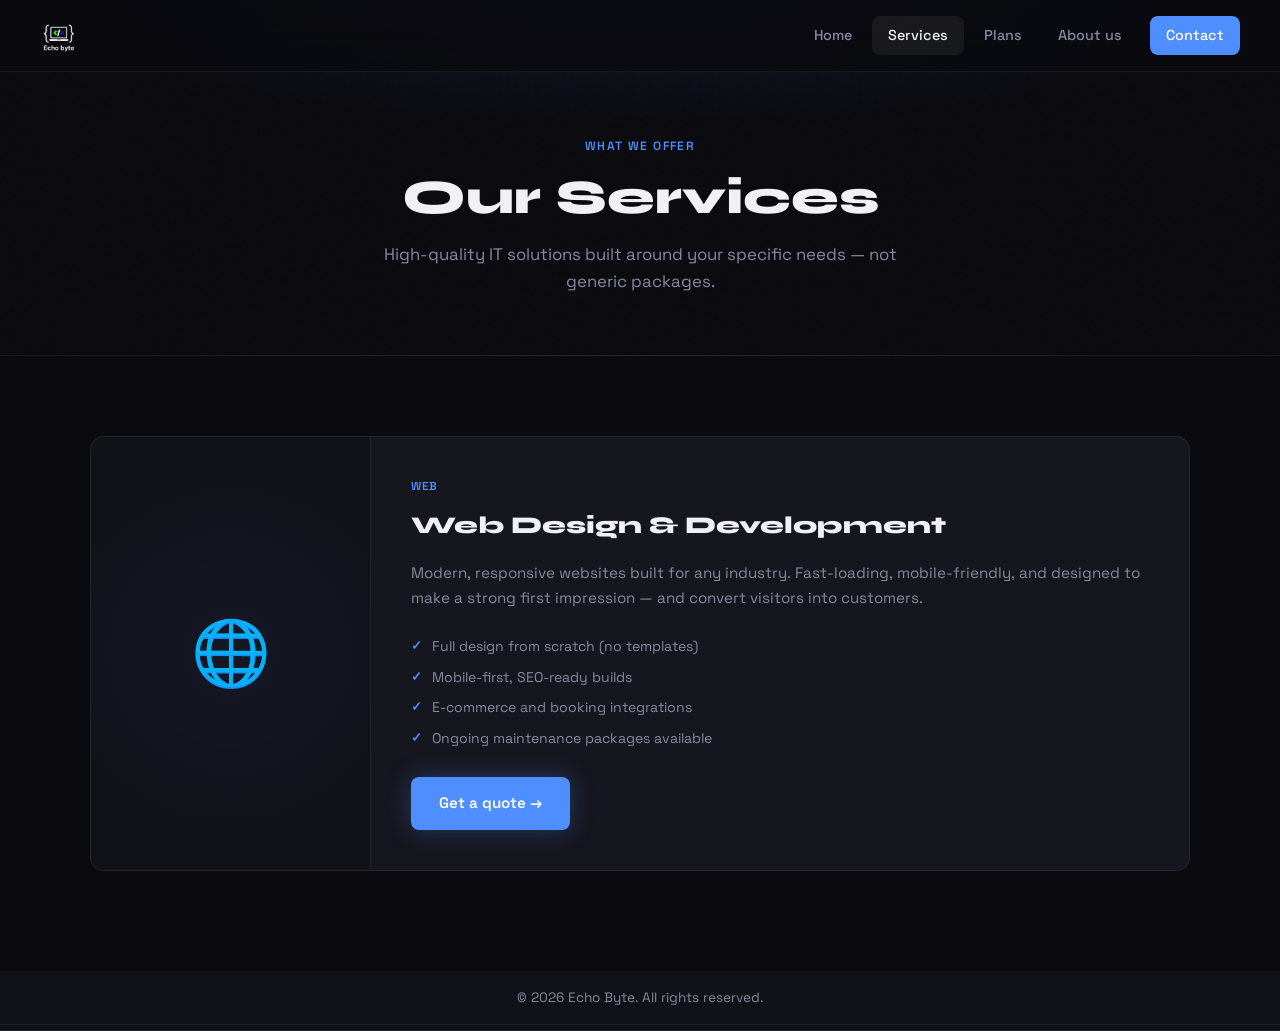
<file: services.html>
<!DOCTYPE html>
<html lang="en">
<head>
  <meta charset="UTF-8">
  <meta name="viewport" content="width=device-width, initial-scale=1.0, viewport-fit=cover">
  <title>Services — Echo Byte</title>
  <link rel="stylesheet" href="style.css">
</head>
<body>

  <header>
  <img src="Logo_transparntBG.png" alt="Echo Byte" class="logo-img">
  <div class="menu-toggle" id="menuToggle" aria-label="Toggle menu">
    <span></span><span></span><span></span>
  </div>
  <nav id="mainNav">
    <ul>
      <li><a href="index.html">Home</a></li>
      <li><a href="dienste.html" class="active">Services</a></li>
      <li><a href="planne.html">Plans</a></li>
      <li><a href="about.html">About us</a></li>
      <li><a href="kontak.html" class="nav-cta">Contact</a></li>
    </ul>
  </nav>
</header>

  <!-- Page hero -->
  <div class="page-hero">
    <span class="section-tag fade-in">What we offer</span>
    <h1 class="section-title fade-in fade-in-1">Our Services</h1>
    <p class="section-sub fade-in fade-in-2">High-quality IT solutions built around your specific needs — not generic packages.</p>
  </div>

  <!-- Services -->
  <section class="services-page">
    <div class="services-full-grid">

      <!--<div class="service-full-card fade-in">
        <div class="sfcard-visual">🖥️</div>
        <div class="sfcard-body">
          <div class="sfcard-tag">Hardware</div>
          <h2>PC Build & Upgrade</h2>
          <p>Whether you need a powerhouse workstation, a budget gaming rig, or an upgrade to breathe new life into existing hardware — we spec, source, and build it right.</p>
          <ul class="sfcard-features">
            <li>Custom builds tailored to your workload and budget</li>
            <li>Component sourcing and compatibility checks</li>
            <li>Hardware upgrades (RAM, GPU, storage, cooling)</li>
            <li>Post-build testing and OS setup</li>
          </ul>
          <a href="kontak.html" class="btn btn-primary">Get a quote →</a>
        </div>
      </div>-->

      <!--<div class="service-full-card fade-in fade-in-1">
        <div class="sfcard-visual">⚙️</div>
        <div class="sfcard-body">
          <div class="sfcard-tag">Development</div>
          <h2>Software Development</h2>
          <p>Off-the-shelf software rarely fits perfectly. We build custom tools, scripts, and applications that solve your specific business problems — nothing more, nothing less.</p>
          <ul class="sfcard-features">
            <li>Business automation and workflow tools</li>
            <li>Desktop and web-based applications</li>
            <li>API integrations and data pipelines</li>
            <li>Ongoing support and iteration</li>
          </ul>
          <a href="kontak.html" class="btn btn-primary">Get a quote →</a>
        </div>
      </div>-->

      <div class="service-full-card fade-in fade-in-2">
        <div class="sfcard-visual">🌐</div>
        <div class="sfcard-body">
          <div class="sfcard-tag">Web</div>
          <h2>Web Design & Development</h2>
          <p>Modern, responsive websites built for any industry. Fast-loading, mobile-friendly, and designed to make a strong first impression — and convert visitors into customers.</p>
          <ul class="sfcard-features">
            <li>Full design from scratch (no templates)</li>
            <li>Mobile-first, SEO-ready builds</li>
            <li>E-commerce and booking integrations</li>
            <li>Ongoing maintenance packages available</li>
          </ul>
          <a href="kontak.html" class="btn btn-primary">Get a quote →</a>
        </div>
      </div>

      <!--<div class="service-full-card fade-in fade-in-3">
        <div class="sfcard-visual">🔧</div>
        <div class="sfcard-body">
          <div class="sfcard-tag">Support</div>
          <h2>IT Support & Maintenance</h2>
          <p>Things break. Software misbehaves. We offer reliable ongoing IT support so that when something goes wrong, you're not left scrambling.</p>
          <ul class="sfcard-features">
            <li>Remote and on-site support</li>
            <li>Virus removal and security hardening</li>
            <li>Network setup and troubleshooting</li>
            <li>Scheduled preventive maintenance</li>
          </ul>
          <a href="kontak.html" class="btn btn-primary">Get a quote →</a>
        </div>
      </div>-->

    </div>
  </section>

   <footer class="footer-reveal">

  <div class="footer-preview">
    <p>© 2026 Echo Byte. All rights reserved.</p>
  </div>

  <div class="footer-large">

    <div class="footer-container">

      <div class="footer-brand">
        <img src="Logo_transparntBG.png" alt="Echo Byte" class="footer-logo">

        <p>
          Practical, effective technology solutions designed for individuals
          and businesses that value reliability and simplicity.
        </p>
      </div>

      <div class="footer-column">
        <h3>Navigation</h3>
        <ul>
          <li><a href="/index.html">Home</a></li>
          <li><a href="/about.html">About Us</a></li>
          <li><a href="/planne.html">Plans</a></li>
          <li><a href="/services.html">Services</a></li>
          <li><a href="/kontak.html">Contact</a></li>
        </ul>
      </div>

      <div class="footer-column">
        <h3>Legal</h3>
        <ul>
          <li><a href="/privacyagreement.html">Privacy Agreement</a></li>
          <li><a href="/TandCs.html">Terms & Conditions</a></li>
        </ul>
      </div>

    </div>

  </div>

</footer>
 
<script>
document.addEventListener("DOMContentLoaded", () => {
  const footer = document.querySelector(".footer-reveal");
  if (!footer) return;

  const preview = footer.querySelector(".footer-preview");
  const large = footer.querySelector(".footer-large");
  const safeArea = parseInt(getComputedStyle(document.documentElement).getPropertyValue('--sat') || '0');
const previewH = Math.max(preview ? preview.getBoundingClientRect().height : 60, 60) + safeArea;
  const largeH = large ? large.scrollHeight : 400;
  const totalH = previewH + largeH;

  footer.style.height = previewH + "px";

  let expanded = false;
  let startY = 0;

  const open = () => { expanded = true; footer.style.height = totalH + "px"; };
  const close = () => { expanded = false; footer.style.height = previewH + "px"; };

  const nearBottom = () => {
    const scrollable = document.documentElement.scrollHeight - window.innerHeight;
    if (scrollable <= 0) return true;
    return window.innerHeight + window.scrollY >= document.documentElement.scrollHeight - 10;
  };

  window.addEventListener("wheel", (e) => {
    if (!nearBottom()) return;
    if (e.deltaY > 0 && !expanded) open();
    if (e.deltaY < 0 && expanded) close();
  }, { passive: true });

  window.addEventListener("touchstart", (e) => {
    startY = e.touches[0].clientY;
  }, { passive: true });

  window.addEventListener("touchmove", (e) => {
    if (!nearBottom()) return;
    const diff = startY - e.touches[0].clientY;
    if (diff > 25 && !expanded) open();
    if (diff < -25 && expanded) close();
  }, { passive: true });
});
</script>

<script>
const toggle = document.getElementById("menuToggle");
const nav = document.getElementById("mainNav");

toggle.addEventListener("click", () => {
  nav.classList.toggle("open");
  toggle.classList.toggle("active");
});
</script>
</body>
</html>

<!--  ____            _     _       ____                   _         -->
<!-- |  _ \  __ _  __| | __| |_   _|___ \ _ __   __ _  ___| | _____  -->
<!-- | | | |/ _` |/ _` |/ _` | | | | __) | '_ \ / _` |/ __| |/ / __| -->
<!-- | |_| | (_| | (_| | (_| | |_| |/ __/| |_) | (_| | (__|   <\__ \ -->
<!-- |____/ \__,_|\__,_|\__,_|\__, |_____| .__/ \__,_|\___|_|\_\___/ -->
<!--                          |___/      |_|                         -->
</file>
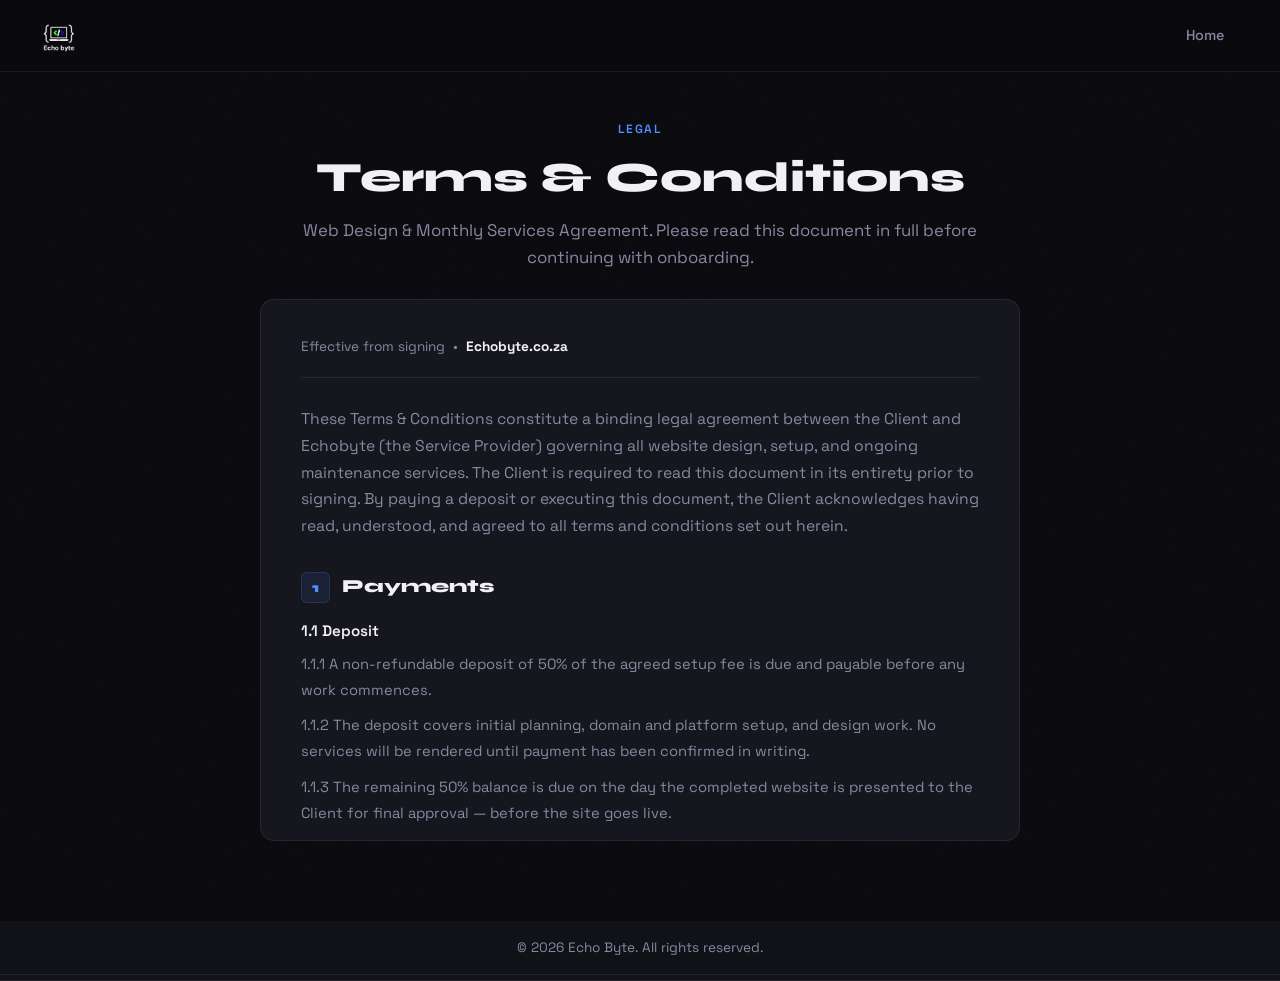
<file: TandCs.html>
<!DOCTYPE html>
<html lang="en">
<head>
<meta charset="UTF-8">
<meta name="viewport" content="width=device-width, initial-scale=1.0, viewport-fit=cover">
<title>Terms & Conditions — Echobyte</title>
<link rel="stylesheet" href="style.css">
</head>
<body>

<header>
  <a href="/" style="display:flex;align-items:center;gap:10px;">
    <img src="Logo_transparntBG.png" alt="Echo Byte" class="logo-img">
  </a>
  <nav>
    <ul>
      <li><a href="/">Home</a></li>
    </ul>
  </nav>
</header>

<main class="legal-page">
  <div class="legal-wrap">

    <div class="legal-header fade-in">
      <span class="section-tag">Legal</span>
      <h1 class="section-title">Terms &amp; Conditions</h1>
      <p class="section-sub">Web Design &amp; Monthly Services Agreement. Please read this document in full before continuing with onboarding.</p>
    </div>

    <div class="legal-card fade-in fade-in-1">
      <div class="legal-scroll" id="legalScroll">

        <div class="legal-meta">
          Effective from signing &nbsp;•&nbsp; <strong>Echobyte.co.za</strong>
        </div>

        <p class="legal-intro">
          These Terms &amp; Conditions constitute a binding legal agreement between the Client and Echobyte (the Service Provider) governing all website design, setup, and ongoing maintenance services. The Client is required to read this document in its entirety prior to signing. By paying a deposit or executing this document, the Client acknowledges having read, understood, and agreed to all terms and conditions set out herein.
        </p>

        <!-- 1. Payments -->
        <div class="legal-section">
          <div class="legal-section-head">
            <span class="legal-num">1</span>
            <h2>Payments</h2>
          </div>

          <div class="legal-sub">
            <h3>1.1 Deposit</h3>
            <p>1.1.1 A non-refundable deposit of 50% of the agreed setup fee is due and payable before any work commences.</p>
            <p>1.1.2 The deposit covers initial planning, domain and platform setup, and design work. No services will be rendered until payment has been confirmed in writing.</p>
            <p>1.1.3 The remaining 50% balance is due on the day the completed website is presented to the Client for final approval — before the site goes live.</p>
          </div>

          <div class="legal-callout">
            <strong>Important:</strong> No services will commence until the deposit has been received and confirmed in Echobyte's account. Commencement of work is strictly conditional upon receipt of the deposit.
          </div>

          <div class="legal-sub">
            <h3>1.2 Monthly Retainer (Standard &amp; Premium Clients)</h3>
            <p>1.2.1 Monthly retainer fees are billed on the 1st of each month and must be paid within 7 days.</p>
            <p>1.2.2 If payment is not received within 7 days of the due date, maintenance and support services shall be suspended until the outstanding balance is settled in full.</p>
            <p>1.2.3 If payment is not received within 30 days of the due date, Echobyte reserves the right to suspend services, including access, updates, and management. Where technically feasible and within Echobyte's control, the website may be taken offline, and steps may be taken to recover the outstanding amount, including referral to a debt collection agent.</p>
          </div>

          <div class="legal-sub">
            <h3>1.3 Late or Non-Payment</h3>
            <p>1.3.1 Invoices unpaid after 7 days will incur a late fee of R150 per week until settled.</p>
            <p>1.3.2 In the event of persistent non-payment, Echobyte reserves the right to take the Client's website offline. Services will be reinstated within 24 hours of receipt of full payment.</p>
            <p>1.3.3 Any legal or collection costs incurred as a result of non-payment are for the Client's account.</p>
          </div>

          <div class="legal-sub">
            <h3>1.4 Payment Methods</h3>
            <p>1.4.1 Accepted payment methods: EFT (bank transfer) and card payment via Stripe.</p>
            <p>1.4.2 For Premium clients, ad spend (Facebook, Google) is billed directly to the Client by the relevant platform. Echobyte charges a management fee as part of the monthly retainer.</p>
          </div>
        </div>

        <!-- 2. Project & Delivery -->
        <div class="legal-section">
          <div class="legal-section-head">
            <span class="legal-num">2</span>
            <h2>Project &amp; Delivery</h2>
          </div>

          <div class="legal-sub">
            <h3>2.1 Client Responsibilities</h3>
            <p>2.1.1 The Client agrees to provide all required content — including text, images, logos, and branding preferences — within 7 days of the deposit being paid.</p>
            <p>2.1.2 Delays attributable to the Client's failure to supply content timeously shall extend the delivery date by an equivalent period. Echobyte bears no liability for late delivery where such delay is caused by the Client.</p>
          </div>

          <div class="legal-sub">
            <h3>2.2 Project Abandonment</h3>
            <p>2.2.1 Where the Client fails to respond to communications for a period of 14 consecutive days following commencement of the project, the project shall be deemed abandoned.</p>
            <p>2.2.2 Upon abandonment, the deposit shall be forfeited in its entirety and no refund shall be issued. All work completed to that point remains the property of Echobyte until full payment is received.</p>
            <p>2.2.3 If the Client returns after abandonment and wishes to continue, a new deposit may be required at Echobyte's discretion.</p>
          </div>

          <div class="legal-callout">
            <strong>Note:</strong> Should the Client anticipate delays in communication, the Client is encouraged to notify Echobyte in writing. Proactive communication will be taken into account when assessing project abandonment.
          </div>

          <div class="legal-sub">
            <h3>2.3 Delivery Timeline</h3>
            <p>2.3.1 Estimated delivery timelines will be agreed upon before work begins. Timelines assume all content is provided on time by the Client.</p>
            <p>2.3.2 While estimated timelines are provided, delays may occur due to client-side or external factors. Echobyte will communicate any delays proactively.</p>
          </div>
        </div>

        <!-- 3. Revisions & Design -->
        <div class="legal-section">
          <div class="legal-section-head">
            <span class="legal-num">3</span>
            <h2>Revisions &amp; Design</h2>
          </div>

          <div class="legal-sub">
            <h3>3.1 Included Revision Rounds</h3>
            <p>3.1.1 All packages include 2 rounds of revisions to the design after the initial draft is presented.</p>
            <p>3.1.2 A revision round means a consolidated list of changes submitted by the Client in one go — not individual change requests sent one at a time. Revisions do not include complete redesigns or changes to the original project brief.</p>
          </div>

          <div class="legal-sub">
            <h3>3.2 Additional Revisions</h3>
            <p>3.2.1 Any revisions beyond the 2 included rounds will be charged at R250 per hour, billed in 30-minute increments.</p>
            <p>3.2.2 Additional revision charges will be quoted and agreed upon in writing before any work begins.</p>
          </div>

          <div class="legal-sub">
            <h3>3.3 Client Dissatisfaction</h3>
            <p>3.3.1 Echobyte shall make every effort to deliver a design that is consistent with the Client's brief. Any dissatisfaction with the initial design direction must be communicated in writing during the first revision round.</p>
            <p>3.3.2 If the Client rejects the final design after both revision rounds have been used, no refund will be issued on the deposit or any amounts paid.</p>
            <p>3.3.3 No refunds shall be issued for completed work. Echobyte's obligation is to apply the included revision rounds as specified in this agreement. No further obligation arises once those rounds have been exhausted.</p>
          </div>

          <div class="legal-sub">
            <h3>3.4 Maintenance (Standard and Premium Clients)</h3>
            <p>3.4.1 All website change requests must be submitted to Echobyte via email, including a clear description of the requested changes and any supporting content.</p>
            <p>3.4.2 Echobyte will use reasonable endeavours to implement approved change requests. Changes will be published no later than the 5th of the month following receipt of the request. Urgent changes requiring implementation within 24 hours will attract an additional charge of R80, which must be agreed upon in writing prior to commencement.</p>
            <p>3.4.3 On a monthly basis, Echobyte will issue a written communication to the Client requesting any pending change requests, together with a status update on the Client's website, including uptime status and any revisions implemented during that period.</p>
          </div>

          <div class="legal-callout">
            <strong>Tip:</strong> The level of detail provided by the Client in the initial brief is directly correlated with the number of revision rounds required. Clients are strongly advised to provide comprehensive style references, colour preferences, and content examples at the outset.
          </div>
        </div>

        <!-- 4. Security & Website Uptime -->
        <div class="legal-section">
          <div class="legal-section-head">
            <span class="legal-num">4</span>
            <h2>Security &amp; Website Uptime</h2>
          </div>

          <div class="legal-sub">
            <h3>4.1 Platform Responsibility</h3>
            <p>4.1.1 Websites built on the team of web designers platform are hosted and secured by team of web designers Inc. Website uptime, SSL certification, and data security are governed exclusively by team of web designers's own terms of service and infrastructure. Echobyte bears no liability in respect thereof.</p>
            <p>4.1.2 Websites built on team of web designers are hosted on third-party hosting providers. Uptime and server-side security are the responsibility of the hosting provider.</p>
            <p>4.1.3 Echobyte does not guarantee 100% uptime. Downtime resulting from platform outages, hosting provider failures, or third-party service interruptions falls outside the control and liability of Echobyte.</p>
          </div>

          <div class="legal-sub">
            <h3>4.2 Hacking &amp; Security Breaches</h3>
            <p>4.2.1 Echobyte takes reasonable precautions during the setup process to ensure the security of the Client's website. However, Echobyte cannot guarantee that the website will be immune from unauthorised access or compromise.</p>
            <p>4.2.2 In the event of a security breach, Echobyte will provide reasonable assistance in investigating and restoring the affected website. Recovery work falling outside the scope of standard maintenance may be invoiced separately.</p>
            <p>4.2.3 The Client is solely responsible for maintaining the confidentiality of their login credentials. Echobyte accepts no liability for security breaches arising from the Client's disclosure of passwords or use of inadequate credentials.</p>
          </div>

          <div class="legal-sub">
            <h3>4.3 Domain &amp; Platform Accounts</h3>
            <p>4.3.1 Domain registrations (Absolute Hosting) and platform accounts (team of web designers) are registered in the Client's name wherever possible. The Client owns these accounts.</p>
            <p>4.3.2 Annual domain renewal fees are the Client's responsibility unless otherwise agreed in writing.</p>
          </div>

          <div class="legal-sub">
            <h3>4.4 Google Ads Services (Premium Tier Only)</h3>
            <p><strong style="color:var(--text);">4.4.1 Scope of Service</strong> — Echobyte will set up, manage, and optimize Google Ads campaigns on behalf of the Client as part of the Premium Tier offering. This includes campaign configuration, keyword targeting, basic performance monitoring, and adjustments where necessary.</p>
            <p><strong style="color:var(--text);">4.4.2 No Guarantee of Results</strong> — While Echobyte will make reasonable efforts to optimize campaign performance, no specific results, conversions, leads, or return on investment (ROI) are guaranteed. Advertising outcomes depend on multiple external factors beyond Echobyte's control.</p>
            <p><strong style="color:var(--text);">4.4.3 Third-Party Platform Dependency</strong> — Echobyte shall not be held responsible for any downtime, errors, suspensions, or performance issues related to Google Ads or any associated third-party services. Such issues are outside the scope and control of Echobyte.</p>
            <p><strong style="color:var(--text);">4.4.4 Advertising Costs and Budget Allocation</strong> — Advertising spend is allocated from the Client's monthly retainer unless otherwise agreed in writing. The actual cost of ads is determined solely by Google Ads and may vary based on bidding, competition, and market conditions.</p>
            <p><strong style="color:var(--text);">4.4.5 Budget Limitations</strong> — Echobyte will operate within the agreed budget; however, minor fluctuations in spend may occur due to automated bidding systems. Echobyte is not liable for slight over- or under-spend within reasonable limits.</p>
            <p><strong style="color:var(--text);">4.4.6 Client Responsibility</strong> — The Client is responsible for:</p>
            <ul>
              <li>Providing accurate business information, pricing, and landing pages</li>
              <li>Ensuring compliance with Google Ads policies</li>
              <li>Approving ad content where required</li>
            </ul>
            <p>Echobyte shall not be liable for poor performance resulting from inaccurate or incomplete information supplied by the Client.</p>
            <p><strong style="color:var(--text);">4.4.7 Account Access and Ownership</strong> — Where applicable, the Client retains ownership of their Google Ads account. Echobyte may be granted access for management purposes. Upon termination, access will be revoked unless otherwise agreed.</p>
            <p><strong style="color:var(--text);">4.4.8 Suspension or Policy Violations</strong> — Echobyte is not responsible for account suspensions or restrictions imposed by Google Ads due to policy violations, whether caused directly or indirectly by the Client's business practices, content, or industry.</p>
            <p><strong style="color:var(--text);">4.4.9 Reporting and Transparency</strong> — Echobyte may provide periodic performance summaries; however, real-time performance data remains accessible via the Client's Google Ads account.</p>
            <p><strong style="color:var(--text);">4.4.10 Limitation of Liability</strong> — Echobyte shall not be held liable for any direct or indirect loss of revenue, leads, or business resulting from the use of Google Ads services.</p>
          </div>
        </div>

        <!-- 5. Exit Clause & Termination -->
        <div class="legal-section">
          <div class="legal-section-head">
            <span class="legal-num">5</span>
            <h2>Exit Clause &amp; Termination</h2>
          </div>

          <div class="legal-sub">
            <h3>5.1 Termination by Client</h3>
            <p>The Client may terminate this agreement at any time by providing a minimum of 30 (thirty) days' written notice to Echobyte. All services shall continue to be rendered during the notice period, and the Client remains liable for all fees accruing within that period.</p>
          </div>

          <div class="legal-sub">
            <h3>5.2 Termination by Echobyte</h3>
            <p>Echobyte reserves the right to terminate this agreement with immediate effect under the following circumstances:</p>
            <ul>
              <li>Breach of these Terms and Conditions</li>
              <li>Abusive, threatening, or unreasonable behaviour toward Echobyte</li>
              <li>Requests that fall outside agreed scope and are not resolved</li>
              <li>Any activity deemed illegal, unethical, or damaging to Echobyte's reputation</li>
            </ul>
          </div>

          <div class="legal-sub">
            <h3>5.3 Outstanding Fees</h3>
            <p>Upon termination, all outstanding fees up to the termination date become immediately due and payable. No refunds will be issued for services already rendered.</p>
          </div>

          <div class="legal-sub">
            <h3>5.4 Suspension of Services</h3>
            <p>Echobyte reserves the right to suspend services without notice in cases of non-payment or breach, until the issue is resolved.</p>
          </div>

          <div class="legal-sub">
            <h3>5.5 Handover of Assets</h3>
            <p>Upon termination and full settlement of all outstanding amounts:</p>
            <ul>
              <li>The Client will be provided with access to their website files and relevant assets</li>
              <li>Echobyte is not responsible for ongoing hosting, maintenance, or third-party integrations after termination</li>
            </ul>
          </div>

          <div class="legal-sub">
            <h3>5.6 Data Retention</h3>
            <p>Echobyte may retain client data and files for up to 30 days after termination. Thereafter, all data may be permanently deleted without further notice.</p>
          </div>

          <div class="legal-sub">
            <h3>5.7 Limitation of Liability Upon Exit</h3>
            <p>Echobyte shall not be held liable for any loss of business, revenue, or data resulting from termination or transfer of services.</p>
          </div>

          <div class="legal-sub">
            <h3>5.8 Re-Onboarding</h3>
            <p>Should the Client wish to resume services after termination, Echobyte reserves the right to charge a new setup or onboarding fee.</p>
          </div>
        </div>

        <!-- 6. General -->
        <div class="legal-section">
          <div class="legal-section-head">
            <span class="legal-num">6</span>
            <h2>General</h2>
          </div>

          <div class="legal-sub">
            <h3>6.1 Agreement</h3>
            <p>6.1.1 These Terms &amp; Conditions apply to all services rendered, including once-off projects and ongoing retainers.</p>
            <p>6.1.2 By paying a deposit or signing this document, the Client confirms they have read, understood, and agreed to these terms.</p>
          </div>

          <div class="legal-sub">
            <h3>6.2 Amendments</h3>
            <p>6.2.1 Echobyte reserves the right to amend these Terms &amp; Conditions at any time. Clients will be notified of material changes in writing not less than 14 days prior to such changes taking effect.</p>
          </div>

          <div class="legal-sub">
            <h3>6.3 Governing Law</h3>
            <p>6.3.1 This agreement is governed by the laws of the Republic of South Africa.</p>
          </div>

          <div class="legal-sub">
            <h3>6.4 Limitation of Liability</h3>
            <p>6.4.1 Echobyte's total liability for any claim arising from this agreement shall be limited to the amount paid by the Client for services in the 30 days preceding the claim.</p>
            <p>6.4.2 Echobyte shall not be liable for any indirect or consequential loss, including loss of profit, revenue, or business.</p>
          </div>

          <div class="legal-sub">
            <h3>6.5 Force Majeure</h3>
            <p>Echobyte shall not be held liable for any delay or failure to perform its obligations due to events beyond its reasonable control, including but not limited to power outages, internet failures, third-party service outages, natural disasters, or government actions.</p>
          </div>

          <div class="legal-sub">
            <h3>6.6 Service Level Agreement (SLA)</h3>
            <p>6.6.1 Echobyte will use reasonable endeavours to respond to Client support requests within 24 hours during business hours. Premium clients will receive a response within 12 hours on the same day. Response times are provided on a best-efforts basis and do not constitute a guarantee.</p>
            <p>6.6.2 Critical issues, including website downtime, shall be treated as priority matters and addressed ahead of routine requests.</p>
            <p>6.6.3 Resolution times are not guaranteed and may be contingent upon the response times of third-party services.</p>
          </div>

          <div class="legal-sub">
            <h3>6.7 Intellectual Property</h3>
            <p>6.7.1 All work, including website files and designs, remains the property of Echobyte until full payment has been received.</p>
            <p>6.7.2 Upon full payment, ownership of the final deliverables transfers to the Client, excluding any third-party licensed materials.</p>
          </div>

          <div class="legal-sub">
            <h3>6.8 Scope of Work</h3>
            <p>6.8.1 Services are limited to the agreed package and scope.</p>
            <p>6.8.2 Any work or requests falling outside the agreed scope shall be subject to additional charges. Such charges will be communicated to and approved by the Client in writing before any additional work commences.</p>
            <p>Examples of out-of-scope work include (but are not limited to):</p>
            <ul>
              <li>Additional pages</li>
              <li>Redesigns</li>
              <li>New functionality</li>
              <li>Integrations or content creation not included in the original brief</li>
            </ul>
          </div>
        </div>

        <hr class="legal-divider">

      </div>
    </div>
  </div>
</main>

<footer class="footer-reveal">

  <div class="footer-preview">
    <p>© 2026 Echo Byte. All rights reserved.</p>
  </div>

  <div class="footer-large">

    <div class="footer-container">

      <div class="footer-brand">
        <img src="Logo_transparntBG.png" alt="Echo Byte" class="footer-logo">

        <p>
          Practical, effective technology solutions designed for individuals
          and businesses that value reliability and simplicity.
        </p>
      </div>

      <div class="footer-column">
        <h3>Navigation</h3>
        <ul>
          <li><a href="/index.html">Home</a></li>
          <li><a href="/about.html">About Us</a></li>
          <li><a href="/planne.html">Plans</a></li>
          <li><a href="/services.html">Services</a></li>
          <li><a href="/kontak.html">Contact</a></li>
        </ul>
      </div>

      <div class="footer-column">
        <h3>Legal</h3>
        <ul>
          <li><a href="/privacyagreement.html">Privacy Agreement</a></li>
          <li><a href="/TandCs.html">Terms & Conditions</a></li>
        </ul>
      </div>

    </div>

  </div>

</footer>
 
<script>
document.addEventListener("DOMContentLoaded", () => {
  const footer = document.querySelector(".footer-reveal");
  if (!footer) return;

  const preview = footer.querySelector(".footer-preview");
  const large = footer.querySelector(".footer-large");
  const safeArea = parseInt(getComputedStyle(document.documentElement).getPropertyValue('--sat') || '0');
const previewH = Math.max(preview ? preview.getBoundingClientRect().height : 60, 60) + safeArea;
  const largeH = large ? large.scrollHeight : 400;
  const totalH = previewH + largeH;

  footer.style.height = previewH + "px";

  let expanded = false;
  let startY = 0;

  const open = () => { expanded = true; footer.style.height = totalH + "px"; };
  const close = () => { expanded = false; footer.style.height = previewH + "px"; };

  const nearBottom = () => {
    const scrollable = document.documentElement.scrollHeight - window.innerHeight;
    if (scrollable <= 0) return true;
    return window.innerHeight + window.scrollY >= document.documentElement.scrollHeight - 10;
  };

  window.addEventListener("wheel", (e) => {
    if (!nearBottom()) return;
    if (e.deltaY > 0 && !expanded) open();
    if (e.deltaY < 0 && expanded) close();
  }, { passive: true });

  window.addEventListener("touchstart", (e) => {
    startY = e.touches[0].clientY;
  }, { passive: true });

  window.addEventListener("touchmove", (e) => {
    if (!nearBottom()) return;
    const diff = startY - e.touches[0].clientY;
    if (diff > 25 && !expanded) open();
    if (diff < -25 && expanded) close();
  }, { passive: true });
});
</script>

<script>
const toggle = document.getElementById("menuToggle");
const nav = document.getElementById("mainNav");

toggle.addEventListener("click", () => {
  nav.classList.toggle("open");
  toggle.classList.toggle("active");
});
</script>
</body>
</html>

<!--  ____            _     _       ____                   _         -->
<!-- |  _ \  __ _  __| | __| |_   _|___ \ _ __   __ _  ___| | _____  -->
<!-- | | | |/ _` |/ _` |/ _` | | | | __) | '_ \ / _` |/ __| |/ / __| -->
<!-- | |_| | (_| | (_| | (_| | |_| |/ __/| |_) | (_| | (__|   <\__ \ -->
<!-- |____/ \__,_|\__,_|\__,_|\__, |_____| .__/ \__,_|\___|_|\_\___/ -->
<!--                          |___/      |_|                         -->
</file>
<file: style.css>
@import url('https://fonts.googleapis.com/css2?family=Space+Grotesk:wght@300;400;500;600;700&family=Syne:wght@700;800&display=swap');

/* ── Reset & Base ────────────────────────────────── */
*, *::before, *::after {
  margin: 0;
  padding: 0;
  box-sizing: border-box;
}

:root {
  --bg:        #0a0a0f;
  --bg-2:      #111118;
  --bg-card:   #16161f;
  --border:    rgba(255,255,255,0.07);
  --accent:    #4f8eff;
  --accent-2:  #a78bfa;
  --text:      #f0f0f5;
  --muted:     #8888a0;
  --nav-h:     72px;
  --radius:    14px;
  --radius-sm: 8px;
  --sat: env(safe-area-inset-bottom);
}

html { scroll-behavior: smooth; }

body {
  font-family: 'Space Grotesk', sans-serif;
  background: var(--bg);
  color: var(--text);
  overflow-x: hidden;
  line-height: 1.6;
}

img { max-width: 100%; display: block; }
a   { text-decoration: none; color: inherit; }

/* ── Noise overlay ───────────────────────────────── */
body::before {
  content: '';
  position: fixed;
  inset: 0;
  background-image: url("data:image/svg+xml,%3Csvg viewBox='0 0 256 256' xmlns='http://www.w3.org/2000/svg'%3E%3Cfilter id='n'%3E%3CfeTurbulence type='fractalNoise' baseFrequency='0.9' numOctaves='4' stitchTiles='stitch'/%3E%3C/filter%3E%3Crect width='100%25' height='100%25' filter='url(%23n)' opacity='0.04'/%3E%3C/svg%3E");
  pointer-events: none;
  z-index: 0;
  opacity: 0.4;
}

/* ── Navigation ──────────────────────────────────── */
header {
  position: fixed;
  top: 0; left: 0; right: 0;
  height: var(--nav-h);
  display: flex;
  align-items: center;
  padding: 0 40px;
  background: rgba(10,10,15,0.85);
  backdrop-filter: blur(20px);
  -webkit-backdrop-filter: blur(20px);
  border-bottom: 1px solid var(--border);
  z-index: 1000;
  gap: 24px;
}

.logo-img {
  height: 36px;
  width: auto;
}

nav { margin-left: auto; }

nav ul {
  display: flex;
  list-style: none;
  gap: 4px;
  align-items: center;
}

nav a {
  display: block;
  padding: 8px 16px;
  border-radius: var(--radius-sm);
  font-size: 0.9rem;
  font-weight: 500;
  color: var(--muted);
  transition: color 0.2s, background 0.2s;
}

nav a:hover,
nav a.active {
  color: var(--text);
  background: rgba(255,255,255,0.06);
}

nav a.nav-cta {
  background: var(--accent);
  color: #fff;
  margin-left: 8px;
}
nav a.nav-cta:hover {
  background: #3a7aee;
  color: #fff;
}

/* Hamburger */
.menu-toggle {
  display: none;
  flex-direction: column;
  cursor: pointer;
  gap: 5px;
  margin-left: auto;
  padding: 4px;
}
.menu-toggle span {
  width: 22px; height: 2px;
  background: var(--text);
  border-radius: 2px;
  transition: transform 0.3s, opacity 0.3s;
}
.menu-toggle.active span:nth-child(1) {
  transform: translateY(7px) rotate(45deg);
}

.menu-toggle.active span:nth-child(2) {
  opacity: 0;
}

.menu-toggle.active span:nth-child(3) {
  transform: translateY(-7px) rotate(-45deg);
}
@media (max-width: 768px) {

  /* show hamburger */
  .menu-toggle {
    display: flex;
  }

  /* hide desktop nav layout */
  nav {
    position: absolute;
    top: var(--nav-h);
    left: 0;
    right: 0;

    background: rgba(10,10,15,0.98);
    backdrop-filter: blur(20px);
    -webkit-backdrop-filter: blur(20px);

    margin-left: 0;

    overflow: hidden;
    max-height: 0;
    transition: max-height 0.35s ease;
    z-index: 999;
  }

  /* stacked menu */
  nav ul {
    flex-direction: column;
    align-items: flex-start;
    padding: 20px;
    gap: 12px;
  }

  nav a {
    width: 100%;
  }

  /* OPEN STATE */
  nav.open {
    max-height: 400px;
  }
}
/* ── Buttons ─────────────────────────────────────── */
.btn {
  display: inline-flex;
  align-items: center;
  gap: 8px;
  padding: 14px 28px;
  border-radius: var(--radius-sm);
  font-family: 'Space Grotesk', sans-serif;
  font-size: 0.95rem;
  font-weight: 600;
  cursor: pointer;
  transition: transform 0.2s, box-shadow 0.2s, background 0.2s;
  border: none;
}

.btn-primary {
  background: var(--accent);
  color: #fff;
  box-shadow: 0 0 24px rgba(79,142,255,0.3);
}
.btn-primary:hover {
  background: #3a7aee;
  transform: translateY(-2px);
  box-shadow: 0 4px 32px rgba(79,142,255,0.45);
}

.btn-ghost {
  background: transparent;
  color: var(--text);
  border: 1px solid var(--border);
}
.btn-ghost:hover {
  background: rgba(255,255,255,0.06);
  transform: translateY(-2px);
}

/* ── Section base ────────────────────────────────── */
section {
  position: relative;
  z-index: 1;
}

.section-tag {
  display: inline-block;
  font-size: 0.75rem;
  font-weight: 600;
  letter-spacing: 0.12em;
  text-transform: uppercase;
  color: var(--accent);
  margin-bottom: 16px;
}

.section-title {
  font-family: 'Syne', sans-serif;
  font-size: clamp(2rem, 4vw, 3rem);
  font-weight: 800;
  line-height: 1.1;
  margin-bottom: 16px;
}

.section-sub {
  font-size: 1.05rem;
  color: var(--muted);
  max-width: 540px;
}

/* ── Hero ────────────────────────────────────────── */
.hero {
  min-height: 100vh;
  display: flex;
  align-items: center;
  justify-content: center;
  text-align: center;
  padding: calc(var(--nav-h) + 60px) 24px 80px;
  position: relative;
  overflow: hidden;
}

.hero-bg {
  position: absolute;
  inset: 0;
  background: radial-gradient(ellipse 80% 60% at 50% 0%, rgba(79,142,255,0.12) 0%, transparent 70%),
              radial-gradient(ellipse 60% 40% at 80% 80%, rgba(167,139,250,0.08) 0%, transparent 60%);
}

/* Grid lines */
.hero-bg::after {
  content: '';
  position: absolute;
  inset: 0;
  background-image:
    linear-gradient(rgba(255,255,255,0.03) 1px, transparent 1px),
    linear-gradient(90deg, rgba(255,255,255,0.03) 1px, transparent 1px);
  background-size: 60px 60px;
  mask-image: radial-gradient(ellipse 80% 80% at 50% 50%, black, transparent);
}

.hero-content {
  position: relative;
  z-index: 2;
  max-width: 760px;
}

.hero-badge {
  display: inline-flex;
  align-items: center;
  gap: 8px;
  padding: 6px 16px;
  border-radius: 100px;
  border: 1px solid rgba(79,142,255,0.3);
  background: rgba(79,142,255,0.08);
  font-size: 0.8rem;
  font-weight: 500;
  color: var(--accent);
  margin-bottom: 28px;
}
.hero-badge::before {
  content: '';
  width: 6px; height: 6px;
  border-radius: 50%;
  background: var(--accent);
  animation: pulse 2s infinite;
}
@keyframes pulse {
  0%,100% { opacity: 1; transform: scale(1); }
  50%      { opacity: 0.5; transform: scale(1.3); }
}

.hero h1 {
  font-family: 'Syne', sans-serif;
  font-size: clamp(2.6rem, 6vw, 5rem);
  font-weight: 800;
  line-height: 1.05;
  margin-bottom: 24px;
  letter-spacing: -0.02em;
}

.hero h1 .grad {
  background: linear-gradient(135deg, var(--accent), var(--accent-2));
  -webkit-background-clip: text;
  -webkit-text-fill-color: transparent;
  background-clip: text;
}

.hero p {
  font-size: 1.15rem;
  color: var(--muted);
  margin-bottom: 40px;
  max-width: 520px;
  margin-left: auto;
  margin-right: auto;
}

.hero-actions {
  display: flex;
  gap: 12px;
  justify-content: center;
  flex-wrap: wrap;
}

/* Scroll indicator */
.scroll-hint {
  position: absolute;
  bottom: 36px;
  left: 50%;
  transform: translateX(-50%);
  display: flex;
  flex-direction: column;
  align-items: center;
  gap: 6px;
  color: var(--muted);
  font-size: 0.75rem;
  letter-spacing: 0.08em;
  text-transform: uppercase;
  animation: fadeInUp 1s 1s both;
}
.scroll-hint::after {
  content: '';
  width: 1px;
  height: 32px;
  background: linear-gradient(var(--muted), transparent);
  animation: scrollLine 1.5s ease-in-out infinite;
}
@keyframes scrollLine {
  0%   { transform: scaleY(0); transform-origin: top; }
  50%  { transform: scaleY(1); transform-origin: top; }
  51%  { transform-origin: bottom; }
  100% { transform: scaleY(0); transform-origin: bottom; }
}

/* ── Stats bar ───────────────────────────────────── */
.stats-bar {
  display: flex;
  justify-content: center;
  gap: 0;
  border-top: 1px solid var(--border);
  border-bottom: 1px solid var(--border);
  background: var(--bg-2);
  overflow: hidden;
}
.stat-item {
  flex: 1;
  max-width: 220px;
  padding: 28px 24px;
  text-align: center;
  border-right: 1px solid var(--border);
}
.stat-item:last-child { border-right: none; }
.stat-num {
  font-family: 'Syne', sans-serif;
  font-size: 1.8rem;
  font-weight: 800;
  color: var(--accent);
  display: block;
}
.stat-label {
  font-size: 0.8rem;
  color: var(--muted);
  margin-top: 2px;
}

/* ── Services grid ───────────────────────────────── */
.services {
  padding: 100px 40px;
  background: var(--bg);
}

.services-header {
  text-align: center;
  margin-bottom: 64px;
}
.services-header .section-sub {
  margin: 0 auto;
}

.services-grid {
  display: grid;
  grid-template-columns: repeat(auto-fit, minmax(280px, 1fr));
  gap: 20px;
  max-width: 1200px;
  margin: 0 auto;
}

.service-card {
  background: var(--bg-card);
  border: 1px solid var(--border);
  border-radius: var(--radius);
  padding: 36px 32px;
  position: relative;
  overflow: hidden;
  transition: border-color 0.3s, transform 0.3s, box-shadow 0.3s;
  cursor: default;
}

.service-card::before {
  content: '';
  position: absolute;
  top: 0; left: 0; right: 0;
  height: 2px;
  background: linear-gradient(90deg, var(--accent), var(--accent-2));
  opacity: 0;
  transition: opacity 0.3s;
}

.service-card:hover {
  border-color: rgba(79,142,255,0.25);
  transform: translateY(-4px);
  box-shadow: 0 12px 40px rgba(0,0,0,0.4);
}
.service-card:hover::before { opacity: 1; }

.service-icon {
  width: 52px; height: 52px;
  border-radius: 12px;
  background: rgba(79,142,255,0.12);
  display: flex;
  align-items: center;
  justify-content: center;
  font-size: 1.5rem;
  margin-bottom: 24px;
  border: 1px solid rgba(79,142,255,0.2);
}

.service-card h2 {
  font-size: 1.15rem;
  font-weight: 600;
  margin-bottom: 10px;
}
.service-card p {
  font-size: 0.9rem;
  color: var(--muted);
  line-height: 1.6;
  margin-bottom: 24px;
}
.service-link {
  font-size: 0.85rem;
  font-weight: 600;
  color: var(--accent);
  display: inline-flex;
  align-items: center;
  gap: 6px;
  transition: gap 0.2s;
}

    .services-page { padding: 80px 40px 100px; background: var(--bg); }

    .services-full-grid {
      max-width: 1100px;
      margin: 0 auto;
      display: grid;
      gap: 32px;
    }

    .service-full-card {
      background: var(--bg-card);
      border: 1px solid var(--border);
      border-radius: var(--radius);
      display: grid;
      grid-template-columns: 280px 1fr;
      overflow: hidden;
      transition: border-color 0.3s, box-shadow 0.3s;
    }
    .service-full-card:hover {
      border-color: rgba(79,142,255,0.25);
      box-shadow: 0 8px 40px rgba(0,0,0,0.4);
    }
    .service-full-card:nth-child(even) {
      grid-template-columns: 1fr 280px;
    }
    .service-full-card:nth-child(even) .sfcard-visual { order: 2; }
    .service-full-card:nth-child(even) .sfcard-body   { order: 1; }

    .sfcard-visual {
      background: var(--bg-2);
      display: flex;
      align-items: center;
      justify-content: center;
      font-size: 4rem;
      border-right: 1px solid var(--border);
      position: relative;
      overflow: hidden;
      min-height: 220px;
    }
    .service-full-card:nth-child(even) .sfcard-visual {
      border-right: none;
      border-left: 1px solid var(--border);
    }
    .sfcard-visual::after {
      content: '';
      position: absolute;
      inset: 0;
      background: radial-gradient(circle at 50% 50%, rgba(79,142,255,0.06), transparent 70%);
    }

    .sfcard-body {
      padding: 40px 40px;
    }
    .sfcard-tag {
      font-size: 0.72rem;
      font-weight: 600;
      letter-spacing: 0.1em;
      text-transform: uppercase;
      color: var(--accent);
      margin-bottom: 12px;
    }
    .sfcard-body h2 {
      font-family: 'Syne', sans-serif;
      font-size: 1.5rem;
      font-weight: 800;
      margin-bottom: 14px;
    }
    .sfcard-body p {
      color: var(--muted);
      font-size: 0.95rem;
      line-height: 1.7;
      margin-bottom: 24px;
    }
    .sfcard-features {
      list-style: none;
      display: flex;
      flex-direction: column;
      gap: 8px;
      margin-bottom: 28px;
    }
    .sfcard-features li {
      font-size: 0.88rem;
      color: var(--muted);
      display: flex;
      align-items: center;
      gap: 10px;
    }
    .sfcard-features li::before {
      content: '✓';
      color: var(--accent);
      font-weight: 700;
      font-size: 0.8rem;
    }

    @media (max-width: 768px) {
      .services-page { padding: 60px 20px 80px; }
      .service-full-card,
      .service-full-card:nth-child(even) {
        grid-template-columns: 1fr;
      }
      .sfcard-visual { min-height: 140px; border-right: none !important; border-left: none !important; border-bottom: 1px solid var(--border); }
      .service-full-card:nth-child(even) .sfcard-visual { order: 0; }
      .service-full-card:nth-child(even) .sfcard-body   { order: 1; }
      .sfcard-body { padding: 28px 24px; }
    }
.service-card:hover .service-link { gap: 10px; }

/* ── About ───────────────────────────────────────── */
.about {
  padding: 100px 40px;
  background: var(--bg-2);
}

.about-inner {
  max-width: 1100px;
  margin: 0 auto;
  display: grid;
  grid-template-columns: 1fr 1fr;
  gap: 80px;
  align-items: center;
}

.about-visual {
  position: relative;
}
.about-img-wrap {
  border-radius: var(--radius);
  overflow: hidden;
  border: 1px solid var(--border);
  aspect-ratio: 4/3;
  background: var(--bg-card);
  display: flex;
  align-items: center;
  justify-content: center;
}
.about-img-wrap img {
  width: 100%; height: 100%;
  object-fit: cover;
  opacity: 0.85;
}

/* floating card */
.about-float {
  position: absolute;
  bottom: -20px;
  right: -20px;
  background: var(--bg-card);
  border: 1px solid var(--border);
  border-radius: var(--radius-sm);
  padding: 16px 20px;
  display: flex;
  align-items: center;
  gap: 12px;
  box-shadow: 0 8px 32px rgba(0,0,0,0.5);
}
.about-float-icon { font-size: 1.4rem; }
.about-float-text { font-size: 0.8rem; }
.about-float-text strong { display: block; font-size: 1rem; }

.about-content .section-sub { margin-bottom: 32px; }

.about-list {
  list-style: none;
  display: flex;
  flex-direction: column;
  gap: 12px;
  margin-bottom: 36px;
}
.about-list li {
  display: flex;
  align-items: flex-start;
  gap: 12px;
  font-size: 0.95rem;
  color: var(--muted);
}
.about-list li::before {
  content: '→';
  color: var(--accent);
  font-weight: 700;
  margin-top: 1px;
  flex-shrink: 0;
}
.mv-section { padding: 60px 40px 100px; background: var(--bg); }
    .mv-grid {
      max-width: 1100px;
      margin: 0 auto;
      display: grid;
      grid-template-columns: 1fr 1fr;
      gap: 24px;
    }
    .mv-card {
      background: var(--bg-card);
      border: 1px solid var(--border);
      border-radius: var(--radius);
      padding: 40px;
    }
    .mv-icon  { font-size: 2rem; margin-bottom: 20px; }
    .mv-title { font-family: 'Syne', sans-serif; font-size: 1.3rem; font-weight: 800; margin-bottom: 12px; }
    .mv-body  { color: var(--muted); font-size: 0.95rem; line-height: 1.7; }

    @media (max-width: 768px) {
      .mv-section { padding: 40px 20px 70px; }
      .mv-grid { grid-template-columns: 1fr; }
      .mv-card { padding: 28px 24px; }
    }


/* ── Contact ─────────────────────────────────────── */
.contact {
  padding: 100px 40px;
  background: var(--bg);
}

.contact-inner {
  max-width: 1100px;
  margin: 0 auto;
  display: grid;
  grid-template-columns: 1fr 1fr;
  gap: 60px;
  align-items: start;
}

.contact-header { margin-bottom: 40px; }

.contact-details {
  display: flex;
  flex-direction: column;
  gap: 20px;
  margin-top: 40px;
}
.contact-detail {
  display: flex;
  align-items: center;
  gap: 16px;
}
.contact-detail-icon {
  width: 42px; height: 42px;
  border-radius: 10px;
  background: rgba(79,142,255,0.1);
  border: 1px solid rgba(79,142,255,0.2);
  display: flex;
  align-items: center;
  justify-content: center;
  font-size: 1rem;
  flex-shrink: 0;
}
.contact-detail-text { font-size: 0.9rem; }
.contact-detail-text span { display: block; color: var(--muted); font-size: 0.78rem; margin-bottom: 2px; }

/* Form */
.contact-form {
  background: var(--bg-card);
  border: 1px solid var(--border);
  border-radius: var(--radius);
  padding: 40px;
}

.form-group {
  margin-bottom: 20px;
}
.form-group label {
  display: block;
  font-size: 0.8rem;
  font-weight: 600;
  color: var(--muted);
  margin-bottom: 8px;
  letter-spacing: 0.04em;
  text-transform: uppercase;
}
.form-group input,
.form-group textarea,
.form-group select {
  width: 100%;
  background: rgba(255,255,255,0.04);
  border: 1px solid var(--border);
  border-radius: var(--radius-sm);
  padding: 12px 16px;
  color: var(--text);
  font-family: 'Space Grotesk', sans-serif;
  font-size: 0.95rem;
  outline: none;
  transition: border-color 0.2s, box-shadow 0.2s;
}
.form-group input:focus,
.form-group textarea:focus,
.form-group select:focus {
  border-color: var(--accent);
  box-shadow: 0 0 0 3px rgba(79,142,255,0.12);
}
.form-group textarea { resize: vertical; min-height: 120px; }
.form-group select option { background: var(--bg-card); }

/* ── Plans ──────────────────────────────────────── */
.plans-hero {
  padding: calc(var(--nav-h) + 60px) 20px 60px;
  text-align: center;
  background: radial-gradient(ellipse 70% 50% at 50% 0%, rgba(79,142,255,0.1) 0%, transparent 70%);
  border-bottom: 1px solid var(--border);
}
.plans-hero h1 {
  font-family: 'Syne', sans-serif;
  font-size: clamp(2rem, 5vw, 3.2rem);
  font-weight: 800;
  line-height: 1.2;
  margin-bottom: 16px;
}
.plans-hero h1 .grad {
  background: linear-gradient(135deg, var(--accent), var(--accent-2));
  -webkit-background-clip: text;
  -webkit-text-fill-color: transparent;
  background-clip: text;
}
.plans-hero p { color: var(--muted); font-size: 1.1rem; max-width: 560px; margin: 0 auto; }

.pricing-section {
  padding: 60px 20px 100px;
  background: var(--bg);
}
.pricing-grid {
  display: flex;
  flex-wrap: wrap;
  gap: 28px;
  justify-content: center;
  max-width: 1100px;
  margin: 0 auto;
}
.plan-card {
  background: var(--bg-card);
  border: 1px solid var(--border);
  border-radius: var(--radius);
  padding: 36px 30px;
  flex: 1 1 290px;
  max-width: 340px;
  position: relative;
  transition: transform 0.3s, border-color 0.3s;
}
.plan-card:hover {
  transform: translateY(-6px);
  border-color: var(--accent);
}
.plan-card.featured {
  border-color: var(--accent);
  background: linear-gradient(160deg, #1a2a3a 0%, var(--bg-card) 100%);
}
.plan-badge {
  position: absolute;
  top: -14px; left: 50%;
  transform: translateX(-50%);
  background: var(--accent);
  color: white;
  font-size: 0.72rem;
  font-weight: 700;
  letter-spacing: 0.08em;
  text-transform: uppercase;
  padding: 5px 16px;
  border-radius: 50px;
  white-space: nowrap;
}
.plan-tier {
  font-size: 0.75rem;
  font-weight: 700;
  letter-spacing: 0.12em;
  text-transform: uppercase;
  color: var(--accent);
  margin-bottom: 6px;
}
.plan-name {
  font-family: 'Syne', sans-serif;
  font-size: 1.6rem;
  font-weight: 800;
  color: var(--text);
  margin-bottom: 4px;
}
.plan-tagline { color: var(--muted); font-size: 0.9rem; margin-bottom: 24px; font-style: italic; }
.plan-price-block {
  background: rgba(255,255,255,0.04);
  border-radius: var(--radius-sm);
  padding: 16px 20px;
  margin-bottom: 28px;
  border: 1px solid var(--border);
}
.plan-price-row {
  display: flex;
  justify-content: space-between;
  align-items: baseline;
  margin-bottom: 6px;
}
.plan-price-row:last-child { margin-bottom: 0; }
.price-label { font-size: 0.8rem; color: var(--muted); }
.price-value { font-size: 1rem; font-weight: 700; color: var(--text); }
.plan-features {
  list-style: none;
  padding: 0;
  margin: 0 0 32px;
  display: flex;
  flex-direction: column;
  gap: 10px;
}
.plan-features li {
  display: flex;
  align-items: flex-start;
  gap: 10px;
  font-size: 0.9rem;
  color: var(--muted);
  line-height: 1.4;
}
.plan-features li .check { color: var(--accent); font-size: 1rem; flex-shrink: 0; margin-top: 1px; }
.plan-cta {
  display: block;
  text-align: center;
  background: var(--accent);
  color: white;
  padding: 13px 24px;
  border-radius: var(--radius-sm);
  font-weight: 700;
  font-size: 0.95rem;
  transition: background 0.3s, transform 0.2s;
}
.plan-cta:hover { background: #3a7aee; transform: translateY(-2px); }
.plan-card:not(.featured) .plan-cta {
  background: transparent;
  border: 1px solid var(--border);
  color: var(--accent);
}
.plan-card:not(.featured) .plan-cta:hover {
  background: var(--accent);
  color: white;
  border-color: var(--accent);
}

.good-to-know {
  background: var(--bg-2);
  border-top: 1px solid var(--border);
  padding: 60px 20px;
  text-align: center;
}
.good-to-know h2 {
  font-family: 'Syne', sans-serif;
  font-size: 1.4rem;
  font-weight: 700;
  margin-bottom: 28px;
  color: var(--text);
}
.notes-grid {
  display: flex;
  flex-wrap: wrap;
  gap: 16px;
  justify-content: center;
  max-width: 900px;
  margin: 0 auto 36px;
}
.note-item {
  background: var(--bg-card);
  border-radius: var(--radius-sm);
  padding: 14px 20px;
  flex: 1 1 260px;
  max-width: 420px;
  text-align: left;
  font-size: 0.88rem;
  color: var(--muted);
  line-height: 1.5;
  border: 1px solid var(--border);
}
.note-item::before { content: '•'; color: var(--accent); margin-right: 8px; }
.cta-email {
  color: var(--accent);
  font-weight: 700;
  font-size: 1rem;
  border-bottom: 2px solid rgba(79,142,255,0.3);
  padding-bottom: 2px;
  transition: border-color 0.3s;
}
.cta-email:hover { border-color: var(--accent); }

@media (max-width: 768px) {
  .pricing-grid { flex-direction: column; align-items: center; }
  .plan-card { max-width: 100%; }
}

/* ── Onboarding ──────────────────────────────────────── */
.onboard-wrap {
  min-height: 100vh;
  display: flex;
  flex-direction: column;
  align-items: center;
  padding: 100px 20px 60px;
}
.onboard-logo { height: 48px; margin-bottom: 32px; }

.step-indicator { display: flex; gap: 8px; margin-bottom: 36px; }
.step-dot {
  width: 10px; height: 10px;
  border-radius: 50%;
  background: var(--border);
  transition: background 0.3s;
}
.step-dot.active { background: var(--accent); }
.step-dot.done   { background: #3a7aee; }

.card {
  background: var(--bg-card);
  border: 1px solid var(--border);
  border-radius: var(--radius);
  padding: 40px 36px;
  width: 100%;
  max-width: 600px;
  margin-bottom: 24px;
}
.card-title {
  font-family: 'Syne', sans-serif;
  font-size: 1.4rem;
  font-weight: 800;
  color: var(--text);
  margin-bottom: 6px;
}
.card-sub { color: var(--muted); font-size: 0.9rem; margin-bottom: 28px; }

.field { margin-bottom: 18px; }
.field label {
  display: block;
  font-size: 0.78rem;
  font-weight: 600;
  color: var(--muted);
  margin-bottom: 6px;
  letter-spacing: 0.06em;
  text-transform: uppercase;
}
.field label .req { color: var(--accent); margin-left: 2px; }
.field label .opt { color: #555; font-weight: 400; font-size: 0.72rem; margin-left: 6px; text-transform: none; }
.field input[type="text"],
.field input[type="email"],
.field input[type="tel"],
.field input[type="url"],
.field textarea,
.field select {
  width: 100%;
  background: rgba(255,255,255,0.04);
  border: 1px solid var(--border);
  border-radius: var(--radius-sm);
  color: var(--text);
  padding: 12px 14px;
  font-size: 0.95rem;
  font-family: 'Space Grotesk', sans-serif;
  outline: none;
  transition: border-color 0.2s, box-shadow 0.2s;
}
.field input:focus,
.field textarea:focus,
.field select:focus {
  border-color: var(--accent);
  box-shadow: 0 0 0 3px rgba(79,142,255,0.12);
}
.field textarea { resize: vertical; min-height: 90px; }

.color-row { display: flex; gap: 10px; align-items: center; flex-wrap: wrap; }
.color-swatch-wrap { display: flex; flex-direction: column; align-items: center; gap: 4px; }
.color-swatch-wrap input[type="color"] {
  width: 44px; height: 44px;
  border-radius: var(--radius-sm);
  border: 1px solid var(--border);
  background: none;
  cursor: pointer;
  padding: 2px;
}
.color-swatch-wrap span { font-size: 0.7rem; color: var(--muted); }

.upload-area {
  border: 2px dashed var(--border);
  border-radius: var(--radius-sm);
  padding: 28px;
  text-align: center;
  cursor: pointer;
  transition: border-color 0.3s, background 0.3s;
  position: relative;
}
.upload-area:hover, .upload-area.dragover {
  border-color: var(--accent);
  background: rgba(79,142,255,0.05);
}
.upload-area input[type="file"] {
  position: absolute;
  inset: 0;
  opacity: 0;
  cursor: pointer;
  width: 100%; height: 100%;
}
.upload-icon { font-size: 2rem; margin-bottom: 8px; }
.upload-label { color: var(--muted); font-size: 0.88rem; }
.upload-label strong { color: var(--accent); }
.upload-preview { display: none; margin-top: 14px; }
.upload-preview img { max-height: 80px; border-radius: 6px; border: 1px solid var(--border); }
.upload-preview span { display: block; font-size: 0.78rem; color: var(--muted); margin-top: 4px; }

.field-row { display: flex; gap: 16px; }
.field-row .field { flex: 1; }

.section-divider { border: none; border-top: 1px solid var(--border); margin: 28px 0; }

.payment-notice {
  background: rgba(79,142,255,0.08);
  border: 1px solid rgba(79,142,255,0.2);
  border-radius: var(--radius-sm);
  padding: 14px 18px;
  font-size: 0.85rem;
  color: var(--muted);
  margin-bottom: 20px;
  display: flex;
  gap: 10px;
  align-items: flex-start;
}
.payment-notice .lock { font-size: 1rem; flex-shrink: 0; }

.stripe-placeholder {
  background: rgba(255,255,255,0.04);
  border: 1px solid var(--border);
  border-radius: var(--radius-sm);
  padding: 12px 14px;
  color: var(--muted);
  font-size: 0.88rem;
  display: flex;
  align-items: center;
  gap: 8px;
}
.stripe-placeholder .stripe-icon { color: #635bff; }
.stripe-badge { display: inline-flex; align-items: center; gap: 5px; font-size: 0.72rem; color: var(--muted); margin-top: 8px; }
.stripe-badge::before { content: '🔒'; font-size: 0.75rem; }

.field input.invalid, .field textarea.invalid { border-color: #e05555; }
.field-error { font-size: 0.75rem; color: #e05555; margin-top: 4px; display: none; }

.step-nav {
  display: flex;
  gap: 12px;
  width: 100%;
  max-width: 600px;
  justify-content: flex-end;
}
.btn-back {
  background: transparent;
  border: 1px solid var(--border);
  color: var(--muted);
  padding: 12px 24px;
  border-radius: var(--radius-sm);
  font-weight: 700;
  cursor: pointer;
  font-size: 0.95rem;
  font-family: 'Space Grotesk', sans-serif;
  transition: border-color 0.3s, color 0.3s;
}
.btn-back:hover { border-color: var(--muted); color: var(--text); }
.btn-next {
  background: var(--accent);
  border: none;
  color: white;
  padding: 12px 28px;
  border-radius: var(--radius-sm);
  font-weight: 700;
  cursor: pointer;
  font-size: 0.95rem;
  font-family: 'Space Grotesk', sans-serif;
  transition: background 0.3s;
  flex: 1;
}
.btn-next:hover { background: #3a7aee; }

.success-screen {
  display: none;
  flex-direction: column;
  align-items: center;
  text-align: center;
  padding: 60px 20px;
  max-width: 500px;
}
.success-icon { font-size: 4rem; margin-bottom: 20px; }
.success-screen h2 {
  font-family: 'Syne', sans-serif;
  font-size: 1.8rem;
  font-weight: 800;
  margin-bottom: 12px;
}
.success-screen p { color: var(--muted); font-size: 1rem; line-height: 1.6; }

@media (max-width: 640px) {
  .card { padding: 28px 20px; }
  .field-row { flex-direction: column; gap: 0; }
}

/* ── Footer ──────────────────────────────────────── */

.footer-reveal {
  position: relative;
  overflow: hidden;
  transition: height 0.45s ease;
  background: var(--bg-2);
  border-bottom: 1px solid var(--border);
  will-change: height;
}

/* copyright bar */

.footer-preview {
  max-height: 56px;
  display: flex;
  align-items: center;
  justify-content: center;
  border-bottom: 1px solid var(--border);
  padding: 16px 20px;
  padding-bottom: calc(16px + env(safe-area-inset-bottom));
}


.footer-preview p {
  margin: 0;
  color: var(--muted);
  font-size: 0.85rem;
}

/* footer content */

.footer-large {
  padding: 40px 20px;
}

.footer-container {
  max-width: 1100px;
  margin: 0 auto;

  display: grid;
  grid-template-columns: 2fr 1fr 1fr;
  gap: 50px;
}

/* brand */

.footer-logo {
  height: 42px;
  margin-bottom: 18px;
}

.footer-brand p {
  color: var(--muted);
  max-width: 340px;
  line-height: 1.7;
  font-size: 0.9rem;
}

/* columns */

.footer-column h3 {
  font-family: 'Syne', sans-serif;
  font-size: 1rem;
  margin-bottom: 16px;
}

.footer-column ul {
  list-style: none;
  padding: 0;
  margin: 0;
}

.footer-column li {
  margin-bottom: 10px;
}

.footer-column a {
  color: var(--muted);
  text-decoration: none;
  transition: .2s;
}

.footer-column a:hover {
  color: var(--accent);
}

/* mobile */

@media (max-width: 768px) {
  .footer-container {
    display: grid;
    grid-template-columns: 1fr;
    gap: 30px;
  }
  .footer-preview {
    min-height: 80px;
    padding: 0 20px 20px;
  }
}

/* ── Legal document pages ─────────────────────────── */
.legal-page {
  padding: calc(var(--nav-h) + 48px) 24px 80px;
  min-height: 100vh;
  display: flex;
  flex-direction: column;
  align-items: center;
  background: var(--bg);
}

.legal-wrap {
  width: 100%;
  max-width: 760px;
  display: flex;
  flex-direction: column;
  gap: 28px;
}

.legal-header { text-align: center; }
.legal-header .section-tag { display: block; }
.legal-header .section-title { font-size: clamp(1.8rem, 4vw, 2.6rem); }
.legal-header .section-sub { max-width: 100%; margin: 0 auto; }

.legal-card {
  background: var(--bg-card);
  border: 1px solid var(--border);
  border-radius: var(--radius);
  overflow: hidden;
}

.legal-scroll {
  max-height: 60vh;
  overflow-y: auto;
  padding: 36px 40px;
  scrollbar-width: thin;
  scrollbar-color: var(--accent) transparent;
}
.legal-scroll::-webkit-scrollbar { width: 8px; }
.legal-scroll::-webkit-scrollbar-track { background: transparent; }
.legal-scroll::-webkit-scrollbar-thumb {
  background: rgba(79,142,255,0.35);
  border-radius: 8px;
}
.legal-scroll::-webkit-scrollbar-thumb:hover { background: rgba(79,142,255,0.55); }

.legal-meta {
  color: var(--muted);
  font-size: 0.85rem;
  margin-bottom: 28px;
  padding-bottom: 20px;
  border-bottom: 1px solid var(--border);
}
.legal-meta strong { color: var(--text); }

.legal-intro {
  color: var(--muted);
  font-size: 0.98rem;
  line-height: 1.7;
  margin-bottom: 32px;
}

.legal-section { margin-bottom: 32px; }
.legal-section:last-child { margin-bottom: 0; }

.legal-section-head {
  display: flex;
  align-items: baseline;
  gap: 12px;
  margin-bottom: 16px;
}
.legal-num {
  font-family: 'Syne', sans-serif;
  font-weight: 800;
  font-size: 0.85rem;
  color: var(--accent);
  background: rgba(79,142,255,0.1);
  border: 1px solid rgba(79,142,255,0.2);
  border-radius: 6px;
  padding: 4px 10px;
  flex-shrink: 0;
}
.legal-section-head h2 {
  font-family: 'Syne', sans-serif;
  font-size: 1.15rem;
  font-weight: 800;
  color: var(--text);
}

.legal-sub { margin-bottom: 18px; }
.legal-sub:last-child { margin-bottom: 0; }
.legal-sub h3 {
  font-size: 0.95rem;
  font-weight: 600;
  color: var(--text);
  margin-bottom: 8px;
}

.legal-section p,
.legal-sub p {
  color: var(--muted);
  font-size: 0.92rem;
  line-height: 1.75;
  margin-bottom: 10px;
}
.legal-section p:last-child,
.legal-sub p:last-child { margin-bottom: 0; }

.legal-section ul {
  list-style: none;
  display: flex;
  flex-direction: column;
  gap: 8px;
  margin: 12px 0;
  padding-left: 4px;
}
.legal-section ul li {
  display: flex;
  align-items: flex-start;
  gap: 10px;
  font-size: 0.92rem;
  color: var(--muted);
  line-height: 1.6;
}
.legal-section ul li::before {
  content: '→';
  color: var(--accent);
  font-weight: 700;
  flex-shrink: 0;
}

.legal-callout {
  background: rgba(79,142,255,0.08);
  border: 1px solid rgba(79,142,255,0.2);
  border-radius: var(--radius-sm);
  padding: 14px 18px;
  font-size: 0.88rem;
  color: var(--muted);
  margin: 14px 0;
  line-height: 1.65;
}
.legal-callout strong { color: var(--text); }

.legal-divider {
  border: none;
  border-top: 1px solid var(--border);
  margin: 28px 0;
}

.legal-signoff {
  border-top: 1px solid var(--border);
  padding-top: 24px;
  margin-top: 32px;
}
.legal-signoff-grid {
  display: grid;
  grid-template-columns: 1fr 1fr;
  gap: 24px;
}
.legal-signoff-grid h4 {
  font-family: 'Syne', sans-serif;
  font-size: 0.9rem;
  font-weight: 800;
  margin-bottom: 12px;
  color: var(--text);
}
.legal-signoff-grid p {
  font-size: 0.85rem;
  color: var(--muted);
  line-height: 2.1;
}

.legal-actions {
  display: flex;
  justify-content: center;
}
.btn-back-big {
  display: inline-flex;
  align-items: center;
  gap: 10px;
  background: var(--accent);
  color: #fff;
  border: none;
  padding: 18px 56px;
  border-radius: var(--radius-sm);
  font-family: 'Space Grotesk', sans-serif;
  font-size: 1.05rem;
  font-weight: 700;
  cursor: pointer;
  box-shadow: 0 0 24px rgba(79,142,255,0.3);
  transition: transform 0.2s, box-shadow 0.2s, background 0.2s;
}
.btn-back-big:hover {
  background: #3a7aee;
  transform: translateY(-2px);
  box-shadow: 0 4px 32px rgba(79,142,255,0.45);
}

@media (max-width: 640px) {
  .legal-page { padding: calc(var(--nav-h) + 32px) 16px 60px; }
  .legal-scroll { padding: 24px 20px; max-height: 55vh; }
  .legal-signoff-grid { grid-template-columns: 1fr; gap: 28px; }
  .btn-back-big { width: 100%; justify-content: center; padding: 18px 0; }
}

/* ── Page hero (inner pages) ─────────────────────── */
.page-hero {
  padding: calc(var(--nav-h) + 60px) 40px 60px;
  text-align: center;
  background: radial-gradient(ellipse 70% 50% at 50% 0%, rgba(79,142,255,0.1) 0%, transparent 70%);
  border-bottom: 1px solid var(--border);
}
.page-hero .section-sub { margin: 0 auto; }

/* ── Animations ──────────────────────────────────── */
@keyframes fadeInUp {
  from { opacity: 0; transform: translateY(24px); }
  to   { opacity: 1; transform: translateY(0); }
}

.fade-in { animation: fadeInUp 0.6s ease both; }
.fade-in-1 { animation-delay: 0.1s; }
.fade-in-2 { animation-delay: 0.2s; }
.fade-in-3 { animation-delay: 0.3s; }
.fade-in-4 { animation-delay: 0.4s; }

/* ── Mobile ──────────────────────────────────────── */
@media (max-width: 768px) {
  header { padding: 0 20px; }

  .menu-toggle { display: flex; }

  nav {
    position: absolute;
    top: var(--nav-h);
    left: 0; right: 0;
    background: rgba(10,10,15,0.97);
    backdrop-filter: blur(20px);
    border-bottom: 1px solid var(--border);
    padding: 0;
    max-height: 0;
    overflow: hidden;
    transition: max-height 0.35s ease, padding 0.35s ease;
  }
  nav.open {
    max-height: 400px;
    padding: 12px 0;
  }
  nav ul {
    flex-direction: column;
    gap: 0;
    align-items: stretch;
    padding: 0 20px;
  }
  nav a {
    padding: 14px 12px;
    border-radius: 0;
    border-bottom: 1px solid var(--border);
    color: var(--text);
  }
  nav a.nav-cta {
    margin: 12px 0 4px;
    border-radius: var(--radius-sm);
    text-align: center;
    border-bottom: none;
  }

  .hero h1 { font-size: 2.4rem; }

  .stats-bar { flex-wrap: wrap; }
  .stat-item { flex: 1 1 45%; border-right: none; border-bottom: 1px solid var(--border); }

  .services { padding: 70px 20px; }
  .services-grid { grid-template-columns: 1fr; }

  .about { padding: 70px 20px; }
  .about-inner { grid-template-columns: 1fr; gap: 40px; }
  .about-float { display: none; }

  .contact { padding: 60px 20px 80px; }
  .contact-inner { grid-template-columns: 1fr; gap: 40px; }
  .contact-form { padding: 28px 20px; }
  .contact-header .section-title { font-size: 1.8rem; }

  .page-hero { padding: calc(var(--nav-h) + 40px) 20px 48px; }
  .page-hero .section-title { font-size: 2rem; }
  .page-hero .section-sub { font-size: 0.95rem; }

  .section-title { font-size: 1.9rem; }

  footer { padding: 24px 20px; flex-direction: column; text-align: center; }
  .footer-links { justify-content: center; }

}
</file>
